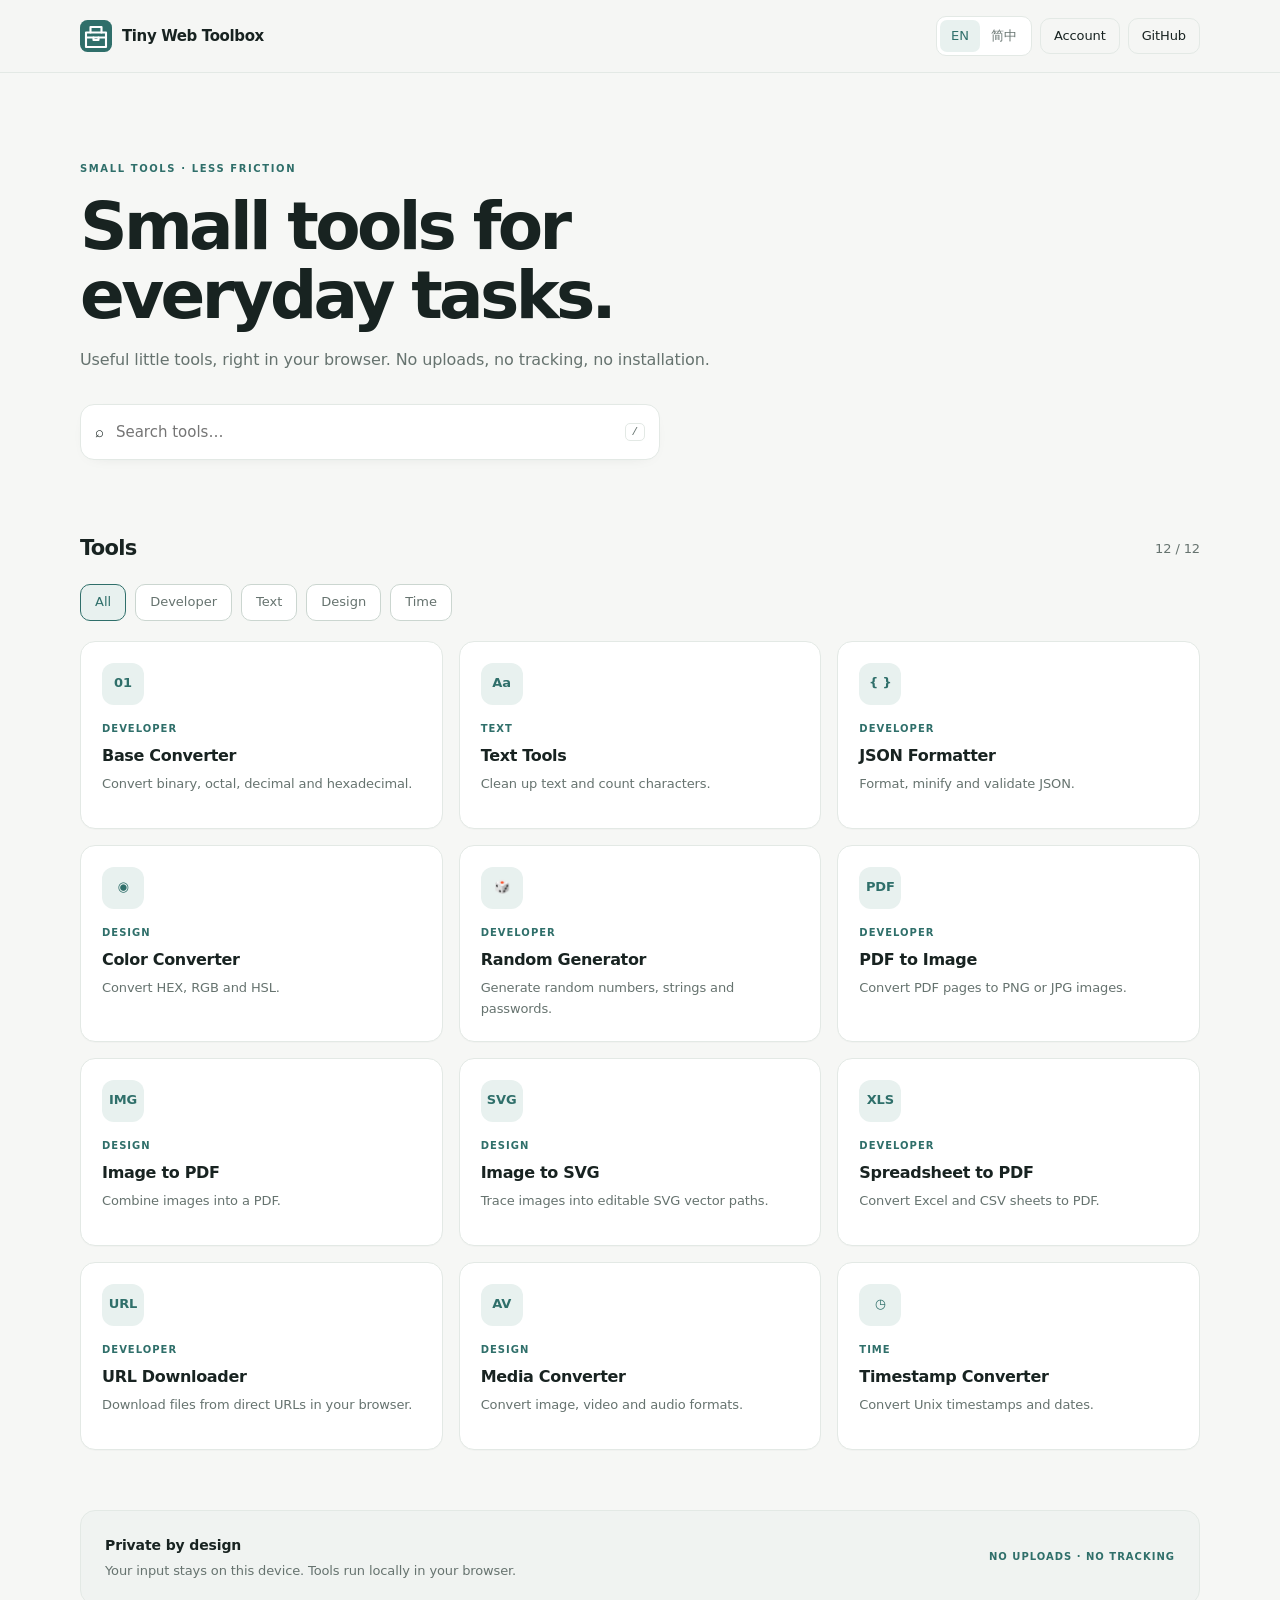
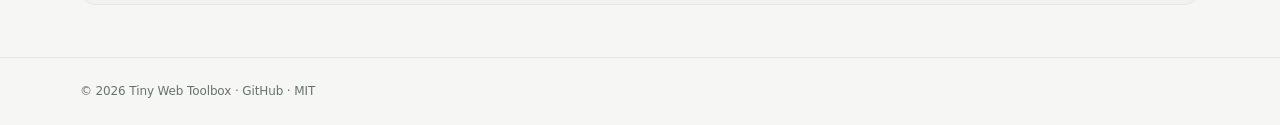
<file: index.html>
<!doctype html><html lang="en"><head><meta charset="utf-8"><meta name="viewport" content="width=device-width,initial-scale=1"><meta name="color-scheme" content="light dark"><title>Tiny Web Toolbox | Free Online Tools for Developers</title><link rel="icon" href="assets/logo.svg"><link rel="stylesheet" href="style.css?v=20261111-1"><script defer src="script.js?v=20261111-7"></script><meta name="description" content="Free browser-based tools: base converter, text tools, JSON formatter, color converter and timestamp converter. Private, fast and free."><link rel="canonical" href="https://stone2013.github.io/tiny-web-toolbox/"><meta property="og:type" content="website"><meta property="og:title" content="Tiny Web Toolbox | Free Online Tools for Developers"><meta property="og:description" content="Free browser-based tools: base converter, text tools, JSON formatter, color converter and timestamp converter. Private, fast and free."><meta property="og:url" content="https://stone2013.github.io/tiny-web-toolbox/"><meta name="twitter:card" content="summary"><script type="application/ld+json">
{"@context":"https://schema.org","@type":"WebSite","name":"Tiny Web Toolbox","url":"https://stone2013.github.io/tiny-web-toolbox/","description":"Free privacy-friendly online tools for developers and everyday tasks, including JSON formatting, text processing, color conversion, base conversion and Unix timestamp conversion.","inLanguage":["en","zh-CN"],"publisher":{"@type":"Person","name":"stone2013"}}
</script></head><body><header class="header"><div class="wrap header-inner"><a class="brand" href="index.html"><img src="assets/logo.svg" alt="">Tiny Web Toolbox</a><div class="actions"><div class="lang"><button type="button" data-lang="en" aria-pressed="true">EN</button><button type="button" data-lang="zh-CN" aria-pressed="false">简中</button></div><a class="gh" href="account.html" data-key="account">Account</a><a class="gh" href="https://github.com/stone2013/tiny-web-toolbox" target="_blank" rel="noopener">GitHub</a></div></div></header><main class="wrap"><section class="hero"><div class="eyebrow" data-key="eyebrow">SMALL TOOLS · LESS FRICTION</div><h1 data-key="hero">Small tools for everyday tasks.</h1><p data-key="sub">Useful little tools, right in your browser. No uploads, no tracking, no installation.</p><label class="search"><span>⌕</span><input id="search" type="search" data-placeholder="search" placeholder="Search tools…"><kbd>/</kbd></label></section><section class="section hidden" id="recent-section"><div class="section-head"><h2 data-key="recent">Recently used</h2><button type="button" class="clear" id="recent-clear" data-key="clear">Clear</button></div><div class="recent" id="recent-list"></div></section><section class="section"><div class="section-head"><h2 data-key="tools">Tools</h2><span class="muted" id="count">5 / 5</span></div><div class="chips"><button class="chip" data-cat-filter="all" aria-pressed="true" data-key="all">All</button><button class="chip" data-cat-filter="developer" aria-pressed="false" data-key="developer">Developer</button><button class="chip" data-cat-filter="text" aria-pressed="false" data-key="text">Text</button><button class="chip" data-cat-filter="design" aria-pressed="false" data-key="design">Design</button><button class="chip" data-cat-filter="time" aria-pressed="false" data-key="time">Time</button></div><div class="grid"><a class="card" data-id="base" data-cat="developer" data-search="base converter binary octal decimal hexadecimal 进制 二进制 十六进制" href="tools/base-converter.html"><span class="ico">01</span><span class="tag" data-key="developer">DEVELOPER</span><h3 data-key="base">Base Converter</h3><p data-key="basedesc">Convert binary, octal, decimal and hexadecimal.</p></a><a class="card" data-id="text" data-cat="text" data-search="text 文本" href="tools/text-tools.html"><span class="ico">Aa</span><span class="tag" data-key="text">TEXT</span><h3 data-key="textname">Text Tools</h3><p data-key="textdesc">Clean up text and count characters.</p></a><a class="card" data-id="json" data-cat="developer" data-search="json formatter 格式化" href="tools/json-formatter.html"><span class="ico">{ }</span><span class="tag" data-key="developer">DEVELOPER</span><h3 data-key="json">JSON Formatter</h3><p data-key="jsondesc">Format, minify and validate JSON.</p></a><a class="card" data-id="color" data-cat="design" data-search="color hex rgb hsl 颜色" href="tools/color-converter.html"><span class="ico">◉</span><span class="tag" data-key="design">DESIGN</span><h3 data-key="color">Color Converter</h3><p data-key="colordesc">Convert HEX, RGB and HSL.</p></a><a class="card" data-id="random" data-cat="developer" data-search="random generator number string password 随机 数字 字符串 密码" href="tools/random-generator.html"><span class="ico">🎲</span><span class="tag" data-key="developer">DEVELOPER</span><h3 data-key="random">Random Generator</h3><p data-key="randomdesc">Generate random numbers, strings and passwords.</p></a><a class="card" data-id="pdf" data-cat="developer" data-search="pdf to image convert png jpg 图片 转换" href="tools/pdf-to-image.html"><span class="ico">PDF</span><span class="tag" data-key="developer">DEVELOPER</span><h3 data-key="pdf">PDF to Image</h3><p data-key="pdfdesc">Convert PDF pages to PNG or JPG images.</p></a><a class="card" data-id="image-pdf" data-cat="design" data-search="image to pdf jpg png webp 图片 转 PDF" href="tools/image-to-pdf.html"><span class="ico">IMG</span><span class="tag" data-key="design">DESIGN</span><h3 data-key="imagepdf">Image to PDF</h3><p data-key="imagepdfdesc">Combine images into a PDF.</p></a><a class="card" data-id="image-svg" data-cat="design" data-search="image to svg vectorize vector tracing png jpg webp 图片 矢量化 SVG" href="tools/image-to-svg.html"><span class="ico">SVG</span><span class="tag" data-key="design">DESIGN</span><h3 data-key="imagesvg">Image to SVG</h3><p data-key="imagesvgdesc">Trace images into editable SVG vector paths.</p></a><a class="card" data-id="sheet-pdf" data-cat="developer" data-search="spreadsheet excel xlsx xls csv table to pdf 电子表格 转 PDF" href="tools/spreadsheet-to-pdf.html"><span class="ico">XLS</span><span class="tag" data-key="developer">DEVELOPER</span><h3 data-key="sheetpdf">Spreadsheet to PDF</h3><p data-key="sheetpdfdesc">Convert Excel and CSV sheets to PDF.</p></a><a class="card" data-id="url-download" data-cat="developer" data-search="url downloader video mp4 direct link download 下载 URL 视频 直链" href="tools/url-downloader.html"><span class="ico">URL</span><span class="tag" data-key="developer">DEVELOPER</span><h3 data-key="urldownload">URL Downloader</h3><p data-key="urldownloaddesc">Download files from direct URLs in your browser.</p></a><a class="card" data-id="media-converter" data-cat="design" data-search="media converter image video audio format mp4 mp3 wav png jpg webp 格式转换 图片 视频 音频" href="tools/media-converter.html"><span class="ico">AV</span><span class="tag" data-key="design">DESIGN</span><h3 data-key="mediaconverter">Media Converter</h3><p data-key="mediaconverterdesc">Convert image, video and audio formats.</p></a><a class="card" data-id="timestamp" data-cat="time" data-search="timestamp unix 时间戳" href="tools/timestamp-converter.html"><span class="ico">◷</span><span class="tag" data-key="time">TIME</span><h3 data-key="timestamp">Timestamp Converter</h3><p data-key="timestampdesc">Convert Unix timestamps and dates.</p></a></div><p id="empty" class="muted hidden" data-key="empty">No matching tools.</p></section><section class="privacy"><div><strong data-key="privacy">Private by design</strong><p data-key="privacysub">Your input stays on this device. Tools run locally in your browser.</p></div><span class="tag" data-key="privacytag">NO UPLOADS · NO TRACKING</span></section></main><footer class="footer"><div class="wrap">© <span id="year"></span> Tiny Web Toolbox · <a href="https://github.com/stone2013/tiny-web-toolbox">GitHub</a> · MIT</div></footer></body></html>
</file>
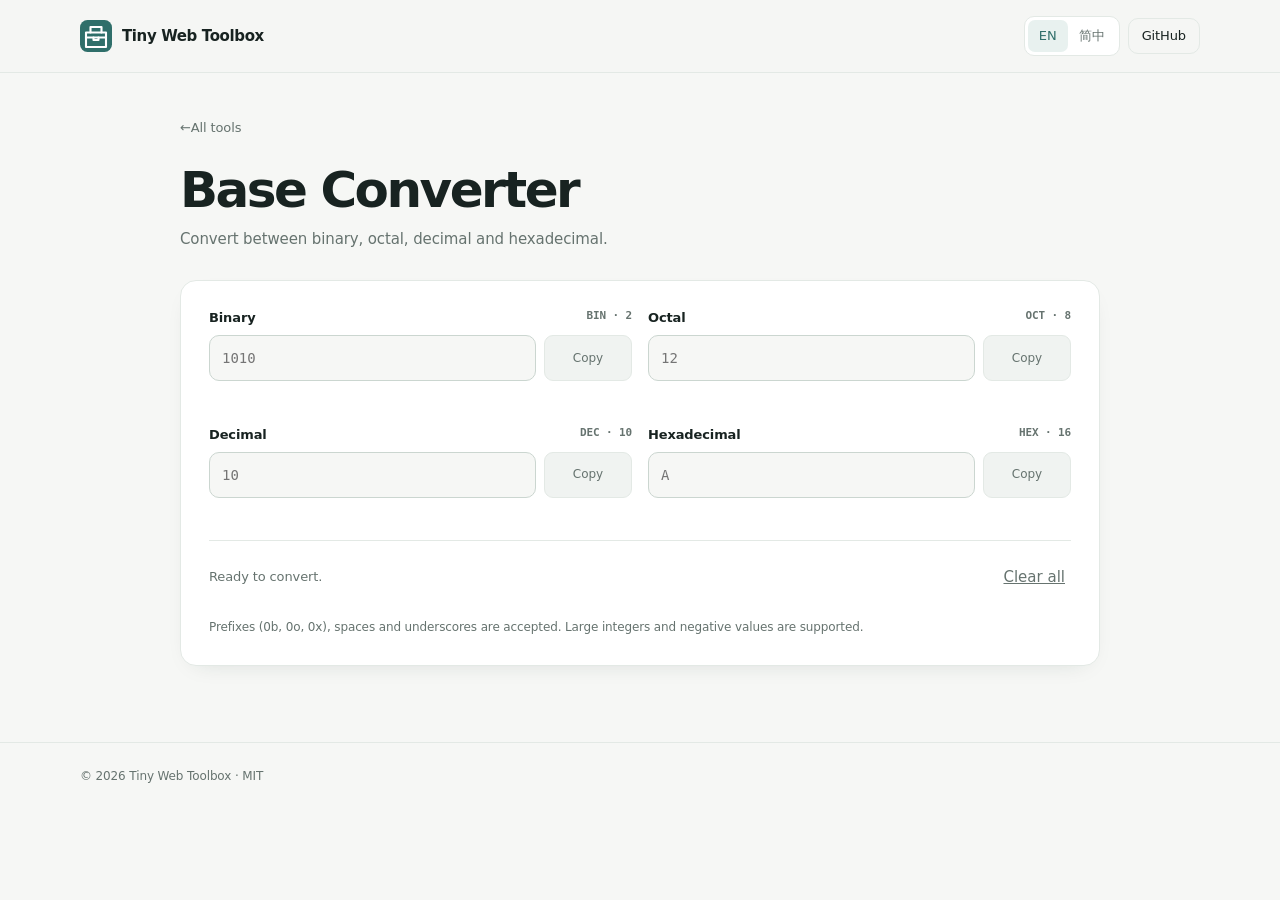
<file: tools/base-converter.html>
<!doctype html><html lang="en"><head><meta charset="utf-8"><meta name="viewport" content="width=device-width,initial-scale=1"><meta name="color-scheme" content="light dark"><title>Base Converter | Binary, Octal, Decimal & Hex</title><link rel="icon" href="../assets/logo.svg"><link rel="stylesheet" href="../style.css?v=20261111-1"><script defer src="base-converter.js?v=20261109-2"></script><meta name="description" content="Convert binary, octal, decimal and hexadecimal online. Supports large integers and negative numbers. Free and private."><link rel="canonical" href="https://stone2013.github.io/tiny-web-toolbox/tools/base-converter.html"><meta property="og:type" content="website"><meta property="og:title" content="Base Converter | Binary, Octal, Decimal & Hex"><meta property="og:description" content="Convert binary, octal, decimal and hexadecimal online. Supports large integers and negative numbers. Free and private."><meta property="og:url" content="https://stone2013.github.io/tiny-web-toolbox/tools/base-converter.html"><meta name="twitter:card" content="summary"></head><body><header class="header"><div class="wrap header-inner"><a class="brand" href="../index.html"><img src="../assets/logo.svg" alt="">Tiny Web Toolbox</a><div class="actions"><div class="lang"><button type="button" data-lang="en" aria-pressed="true">EN</button><button type="button" data-lang="zh-CN" aria-pressed="false">简中</button></div><a class="gh" href="https://github.com/stone2013/tiny-web-toolbox">GitHub</a></div></div></header><main class="wrap tool-main"><a class="back" href="../index.html">← <span data-en="All tools" data-zh="全部工具">All tools</span></a><h1 data-en="Base Converter" data-zh="进制转换器">Base Converter</h1><p class="tool-desc" data-en="Convert between binary, octal, decimal and hexadecimal." data-zh="在二进制、八进制、十进制和十六进制之间转换。">Convert between binary, octal, decimal and hexadecimal.</p><section class="panel"><div class="base-grid"><div class="field"><label for="bin"><span data-en="Binary" data-zh="二进制">Binary</span><small>BIN · 2</small></label><div class="control"><input id="bin" autocomplete="off" spellcheck="false" placeholder="1010" aria-describedby="bin-error"><button class="copy" data-copy="bin" data-en="Copy" data-zh="复制">Copy</button></div><p class="error" id="bin-error" aria-live="polite"></p></div><div class="field"><label for="oct"><span data-en="Octal" data-zh="八进制">Octal</span><small>OCT · 8</small></label><div class="control"><input id="oct" autocomplete="off" spellcheck="false" placeholder="12" aria-describedby="oct-error"><button class="copy" data-copy="oct" data-en="Copy" data-zh="复制">Copy</button></div><p class="error" id="oct-error" aria-live="polite"></p></div><div class="field"><label for="dec"><span data-en="Decimal" data-zh="十进制">Decimal</span><small>DEC · 10</small></label><div class="control"><input id="dec" inputmode="numeric" autocomplete="off" spellcheck="false" placeholder="10" aria-describedby="dec-error"><button class="copy" data-copy="dec" data-en="Copy" data-zh="复制">Copy</button></div><p class="error" id="dec-error" aria-live="polite"></p></div><div class="field"><label for="hex"><span data-en="Hexadecimal" data-zh="十六进制">Hexadecimal</span><small>HEX · 16</small></label><div class="control"><input id="hex" autocomplete="off" spellcheck="false" placeholder="A" aria-describedby="hex-error"><button class="copy" data-copy="hex" data-en="Copy" data-zh="复制">Copy</button></div><p class="error" id="hex-error" aria-live="polite"></p></div></div><div class="statusbar"><p class="status" id="status" role="status" aria-live="polite">Ready to convert.</p><button class="clear" id="clear" data-en="Clear all" data-zh="清空全部">Clear all</button></div><p class="hint" data-en="Prefixes (0b, 0o, 0x), spaces and underscores are accepted. Large integers and negative values are supported." data-zh="支持 0b、0o、0x 前缀，会忽略空格和下划线，并支持超大整数及负数。">Prefixes (0b, 0o, 0x), spaces and underscores are accepted. Large integers and negative values are supported.</p></section></main><footer class="footer"><div class="wrap">© <span class="year"></span> Tiny Web Toolbox · MIT</div></footer></body></html>
</file>
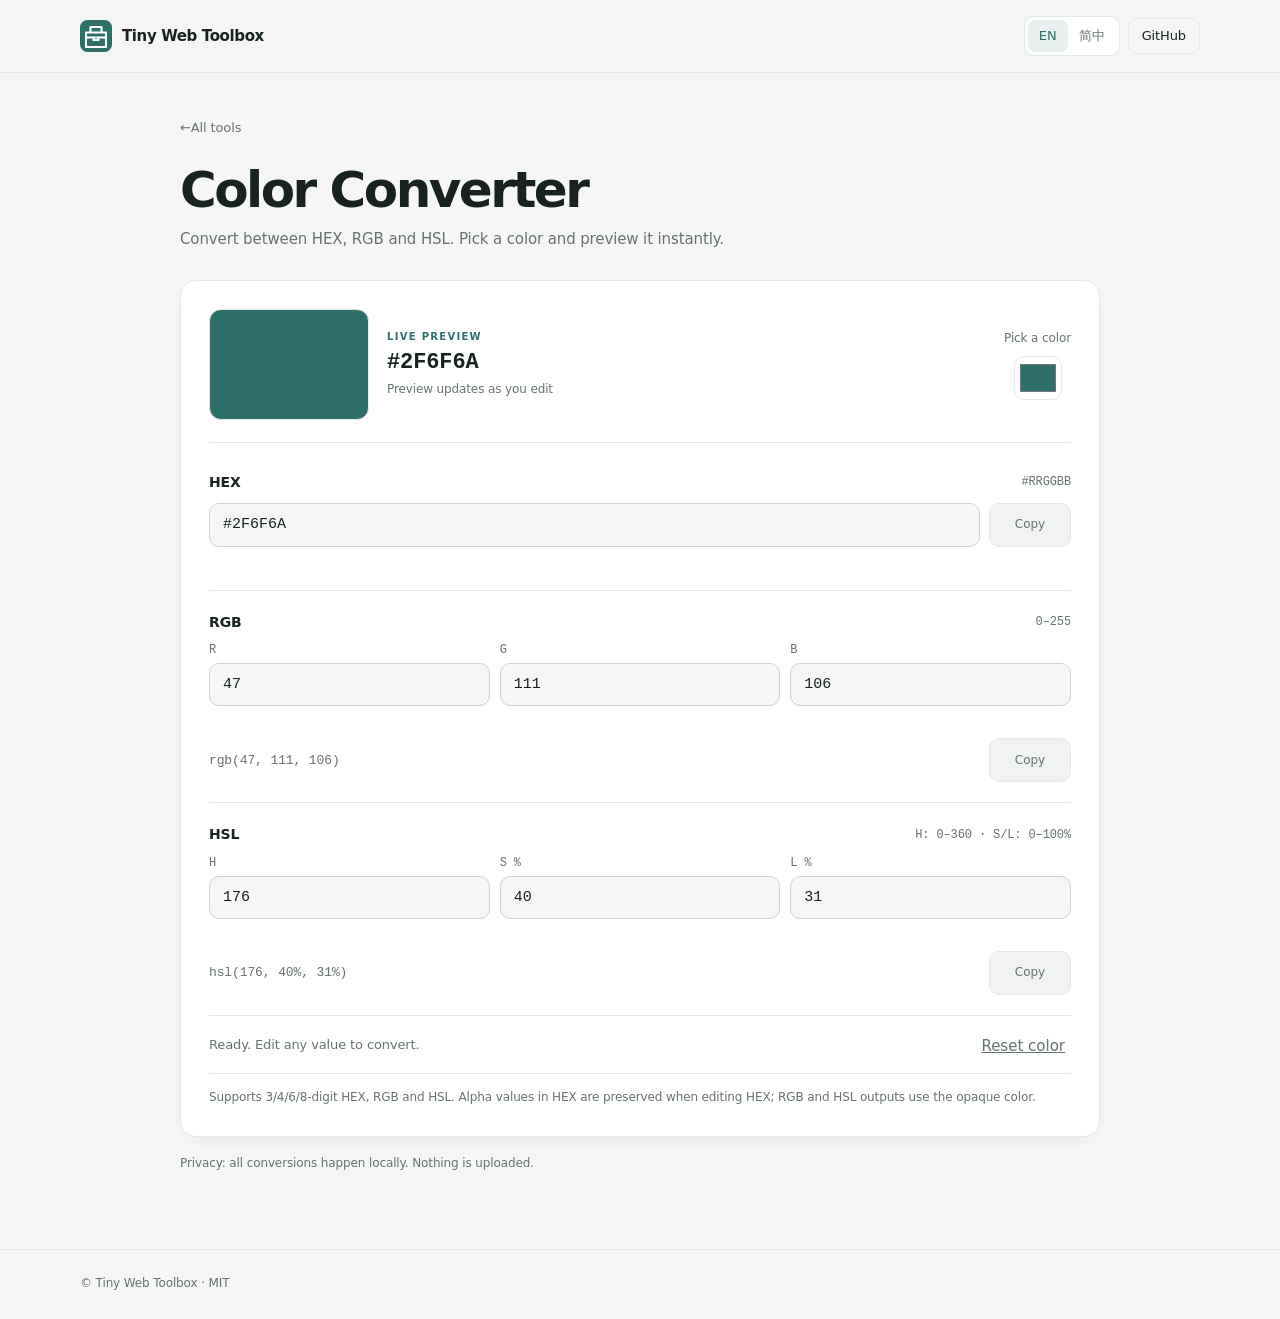
<file: tools/color-converter.html>
<!doctype html>
<html lang="en">
<head>
<meta charset="utf-8"><meta name="viewport" content="width=device-width,initial-scale=1"><meta name="color-scheme" content="light dark">

<title>Color Converter | HEX, RGB & HSL Online</title><link rel="icon" href="../assets/logo.svg"><link rel="stylesheet" href="../style.css?v=20261111-1">
<script defer src="color-converter.js?v=20261109-3"></script>
<meta name="description" content="Convert colors between HEX, RGB and HSL. Preview colors live and use a built-in color picker. Free online tool."><link rel="canonical" href="https://stone2013.github.io/tiny-web-toolbox/tools/color-converter.html"><meta property="og:type" content="website"><meta property="og:title" content="Color Converter | HEX, RGB & HSL Online"><meta property="og:description" content="Convert colors between HEX, RGB and HSL. Preview colors live and use a built-in color picker. Free online tool."><meta property="og:url" content="https://stone2013.github.io/tiny-web-toolbox/tools/color-converter.html"><meta name="twitter:card" content="summary"></head>
<body>
<header class="header"><div class="wrap header-inner"><a class="brand" href="../index.html"><img src="../assets/logo.svg" alt="">Tiny Web Toolbox</a><div class="actions"><div class="lang"><button type="button" data-lang="en" aria-pressed="true">EN</button><button type="button" data-lang="zh-CN" aria-pressed="false">简中</button></div><a class="gh" href="https://github.com/stone2013/tiny-web-toolbox">GitHub</a></div></div></header>
<main class="wrap tool-main">
<a class="back" href="../index.html">← <span data-en="All tools" data-zh="全部工具">All tools</span></a>
<h1 data-en="Color Converter" data-zh="颜色转换器">Color Converter</h1>
<p class="tool-desc" data-en="Convert between HEX, RGB and HSL. Pick a color and preview it instantly." data-zh="在 HEX、RGB 和 HSL 之间转换颜色，支持取色和实时预览。">Convert between HEX, RGB and HSL. Pick a color and preview it instantly.</p>
<section class="panel color-panel">
<div class="color-preview-wrap"><div class="color-preview" id="color-preview" aria-label="Color preview"></div><div class="color-preview-meta"><span class="color-kicker" data-en="LIVE PREVIEW" data-zh="实时预览">LIVE PREVIEW</span><strong id="preview-hex">#2F6F6A</strong><span id="hex-output" class="sr-only">#2F6F6A</span><span class="color-muted" data-en="Preview updates as you edit" data-zh="编辑时实时更新预览">Preview updates as you edit</span></div><label class="picker-label" for="native-picker"><span data-en="Pick a color" data-zh="选择颜色">Pick a color</span><input type="color" id="native-picker" value="#2f6f6a" aria-label="Choose color"></label></div>
<div class="color-field">
<div class="color-field-head"><label for="hex-input" data-en="HEX" data-zh="十六进制 HEX">HEX</label><span>#RRGGBB</span></div>
<div class="color-input-row"><input class="color-input" id="hex-input" value="#2F6F6A" autocomplete="off" spellcheck="false" aria-describedby="hex-error"><button class="copy color-copy" data-copy="hex-output" data-en="Copy" data-zh="复制">Copy</button></div><p class="color-error" id="hex-error" aria-live="polite"></p>
</div>
<div class="color-field">
<div class="color-field-head"><label data-en="RGB" data-zh="RGB">RGB</label><span>0–255</span></div>
<div class="color-triplet"><label><span>R</span><input class="color-input component-input" id="rgb-r" inputmode="numeric" value="47" aria-label="Red"></label><label><span>G</span><input class="color-input component-input" id="rgb-g" inputmode="numeric" value="111" aria-label="Green"></label><label><span>B</span><input class="color-input component-input" id="rgb-b" inputmode="numeric" value="106" aria-label="Blue"></label></div>
<p class="color-error" id="rgb-error" aria-live="polite"></p><div class="color-copy-line"><code id="rgb-output">rgb(47, 111, 106)</code><button class="copy color-copy" data-copy="rgb-output" data-en="Copy" data-zh="复制">Copy</button></div>
</div>
<div class="color-field">
<div class="color-field-head"><label data-en="HSL" data-zh="HSL">HSL</label><span>H: 0–360 · S/L: 0–100%</span></div>
<div class="color-triplet"><label><span>H</span><input class="color-input component-input" id="hsl-h" inputmode="decimal" value="176" aria-label="Hue"></label><label><span>S %</span><input class="color-input component-input" id="hsl-s" inputmode="decimal" value="40" aria-label="Saturation"></label><label><span>L %</span><input class="color-input component-input" id="hsl-l" inputmode="decimal" value="31" aria-label="Lightness"></label></div>
<p class="color-error" id="hsl-error" aria-live="polite"></p><div class="color-copy-line"><code id="hsl-output">hsl(176, 40%, 31%)</code><button class="copy color-copy" data-copy="hsl-output" data-en="Copy" data-zh="复制">Copy</button></div>
</div>
<div class="color-bottom"><p class="color-status" id="color-status" role="status" aria-live="polite" data-en="Ready. Edit any value to convert." data-zh="准备就绪。编辑任意数值即可转换。">Ready. Edit any value to convert.</p><button class="clear" id="color-reset" data-en="Reset color" data-zh="恢复默认颜色">Reset color</button></div>
<p class="color-note" data-en="Supports 3/4/6/8-digit HEX, RGB and HSL. Alpha values in HEX are preserved when editing HEX; RGB and HSL outputs use the opaque color." data-zh="支持 3/4/6/8 位 HEX、RGB 和 HSL。编辑 HEX 时保留透明度；RGB 和 HSL 输出使用不透明颜色。">Supports 3/4/6/8-digit HEX, RGB and HSL. Alpha values in HEX are preserved when editing HEX; RGB and HSL outputs use the opaque color.</p>
</section>
<p class="hint" data-en="Privacy: all conversions happen locally. Nothing is uploaded." data-zh="隐私说明：所有转换均在本地完成，不会上传任何内容。">Privacy: all conversions happen locally. Nothing is uploaded.</p>
</main>
<footer class="footer"><div class="wrap">© <span class="year"></span> Tiny Web Toolbox · MIT</div></footer>
</body></html>
</file>
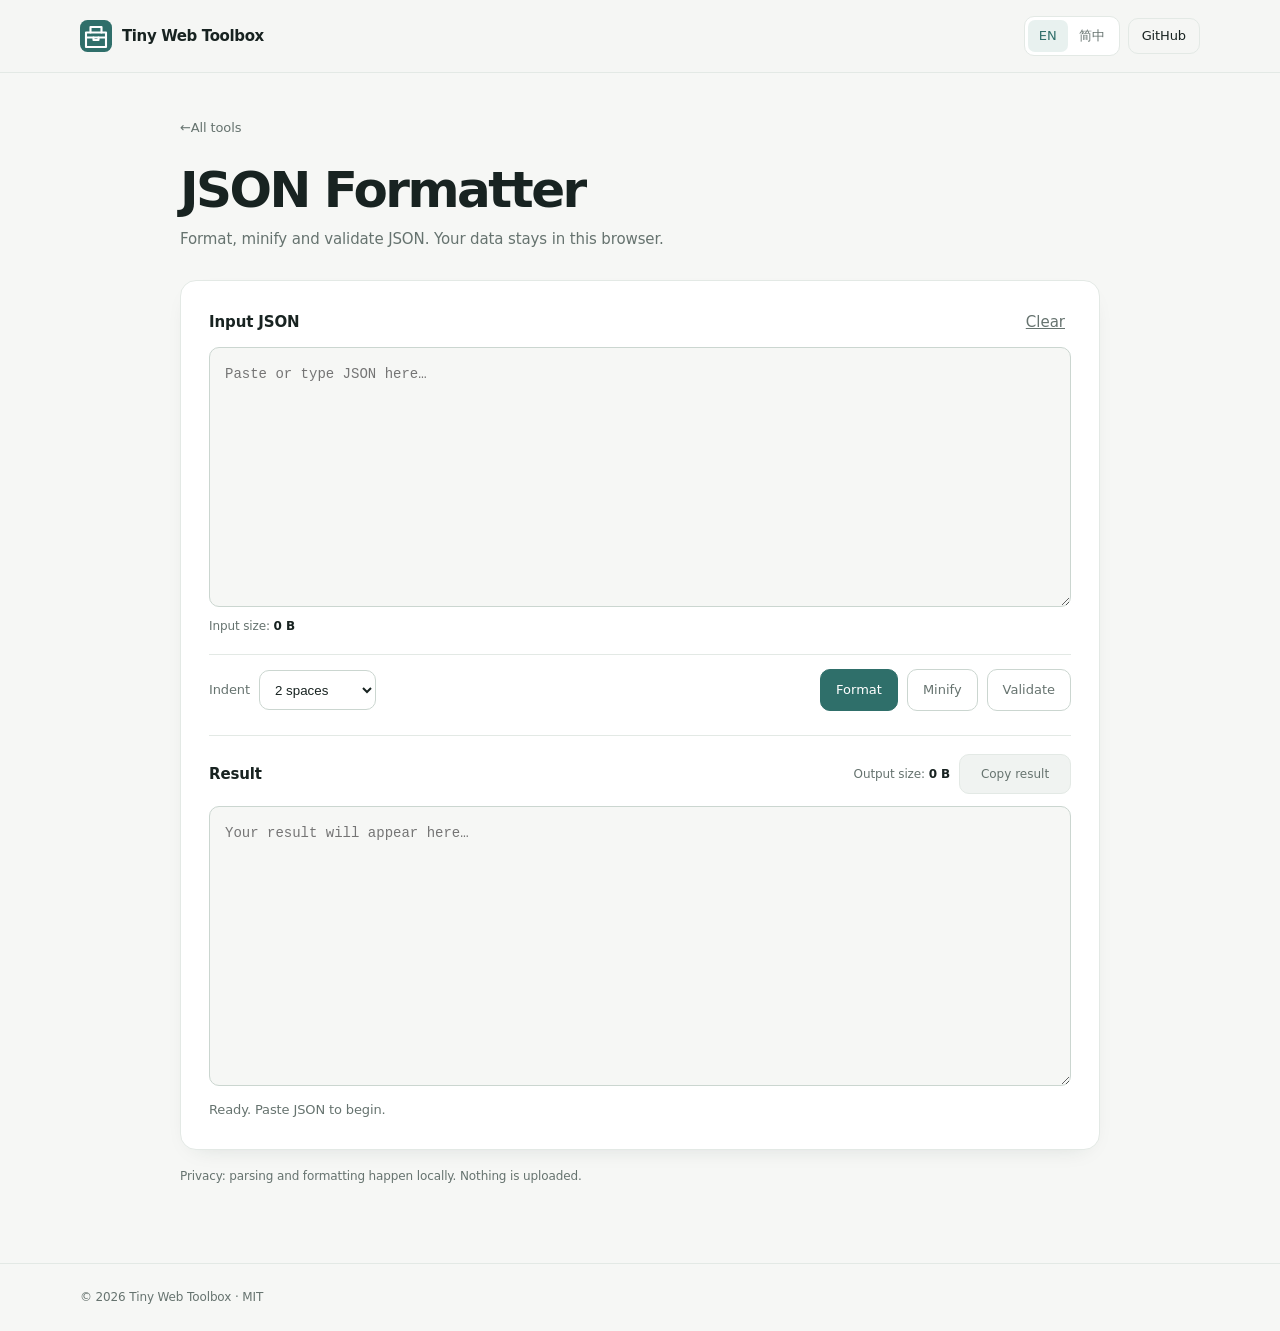
<file: tools/json-formatter.html>
<!doctype html>
<html lang="en"><head><meta charset="utf-8"><meta name="viewport" content="width=device-width,initial-scale=1"><meta name="color-scheme" content="light dark"><title>JSON Formatter & Validator | Format and Minify JSON</title><link rel="icon" href="../assets/logo.svg"><link rel="stylesheet" href="../style.css?v=20261111-1"><script defer src="json-formatter.js?v=20261109-3"></script><meta name="description" content="Format, minify and validate JSON online. Get readable indentation and syntax error locations. Free, private, browser-based."><link rel="canonical" href="https://stone2013.github.io/tiny-web-toolbox/tools/json-formatter.html"><meta property="og:type" content="website"><meta property="og:title" content="JSON Formatter & Validator | Format and Minify JSON"><meta property="og:description" content="Format, minify and validate JSON online. Get readable indentation and syntax error locations. Free, private, browser-based."><meta property="og:url" content="https://stone2013.github.io/tiny-web-toolbox/tools/json-formatter.html"><meta name="twitter:card" content="summary"></head>
<body><header class="header"><div class="wrap header-inner"><a class="brand" href="../index.html"><img src="../assets/logo.svg" alt="">Tiny Web Toolbox</a><div class="actions"><div class="lang"><button type="button" data-lang="en" aria-pressed="true">EN</button><button type="button" data-lang="zh-CN" aria-pressed="false">简中</button></div><a class="gh" href="https://github.com/stone2013/tiny-web-toolbox">GitHub</a></div></div></header>
<main class="wrap tool-main"><a class="back" href="../index.html">← <span data-en="All tools" data-zh="全部工具">All tools</span></a><h1 data-en="JSON Formatter" data-zh="JSON 格式化工具">JSON Formatter</h1><p class="tool-desc" data-en="Format, minify and validate JSON. Your data stays in this browser." data-zh="格式化、压缩并校验 JSON。数据只在当前浏览器中处理。">Format, minify and validate JSON. Your data stays in this browser.</p>
<section class="panel json-panel"><div class="json-toolbar"><strong data-en="Input JSON" data-zh="输入 JSON">Input JSON</strong><button class="clear" id="clear" data-en="Clear" data-zh="清空">Clear</button></div>
<label class="sr-only" for="json-input" data-en="JSON input" data-zh="JSON 输入">JSON input</label><textarea id="json-input" class="json-area" spellcheck="false" autocapitalize="off" autocomplete="off" placeholder='Paste or type JSON here…' data-en-placeholder='Paste or type JSON here…' data-zh-placeholder='在此粘贴或输入 JSON…'></textarea>
<div class="json-meta"><span><span data-en="Input size" data-zh="输入大小">Input size</span>: <b id="input-size">0 B</b></span><span id="error" class="json-error" role="alert" aria-live="polite"></span></div>
<div class="json-controls"><label class="indent-label"><span data-en="Indent" data-zh="缩进">Indent</span><select id="indent"><option value="2" data-en="2 spaces" data-zh="2 个空格">2 spaces</option><option value="4" data-en="4 spaces" data-zh="4 个空格">4 spaces</option><option value="tab" data-en="Tab" data-zh="制表符">Tab</option></select></label><div class="json-actions"><button class="chip action primary" id="format" data-en="Format" data-zh="格式化">Format</button><button class="chip action" id="minify" data-en="Minify" data-zh="压缩">Minify</button><button class="chip action" id="validate" data-en="Validate" data-zh="校验">Validate</button></div></div>
<div class="json-toolbar output-toolbar"><strong data-en="Result" data-zh="处理结果">Result</strong><div class="json-result-actions"><span><span data-en="Output size" data-zh="输出大小">Output size</span>: <b id="output-size">0 B</b></span><button class="copy" id="copy" data-en="Copy result" data-zh="复制结果">Copy result</button></div></div>
<label class="sr-only" for="json-output" data-en="Formatted JSON result" data-zh="格式化后的 JSON 结果">Formatted JSON result</label><textarea id="json-output" class="json-area json-output" spellcheck="false" readonly placeholder="Your result will appear here…" data-en-placeholder="Your result will appear here…" data-zh-placeholder="处理结果将显示在这里…"></textarea><p class="status" id="status" role="status" aria-live="polite" data-en="Ready. Paste JSON to begin." data-zh="准备就绪，请粘贴 JSON。">Ready. Paste JSON to begin.</p></section><p class="hint" data-en="Privacy: parsing and formatting happen locally. Nothing is uploaded." data-zh="隐私说明：解析和格式化均在本地完成，不会上传任何内容。">Privacy: parsing and formatting happen locally. Nothing is uploaded.</p></main>
<footer class="footer"><div class="wrap">© <span class="year"></span> Tiny Web Toolbox · MIT</div></footer></body></html>
</file>
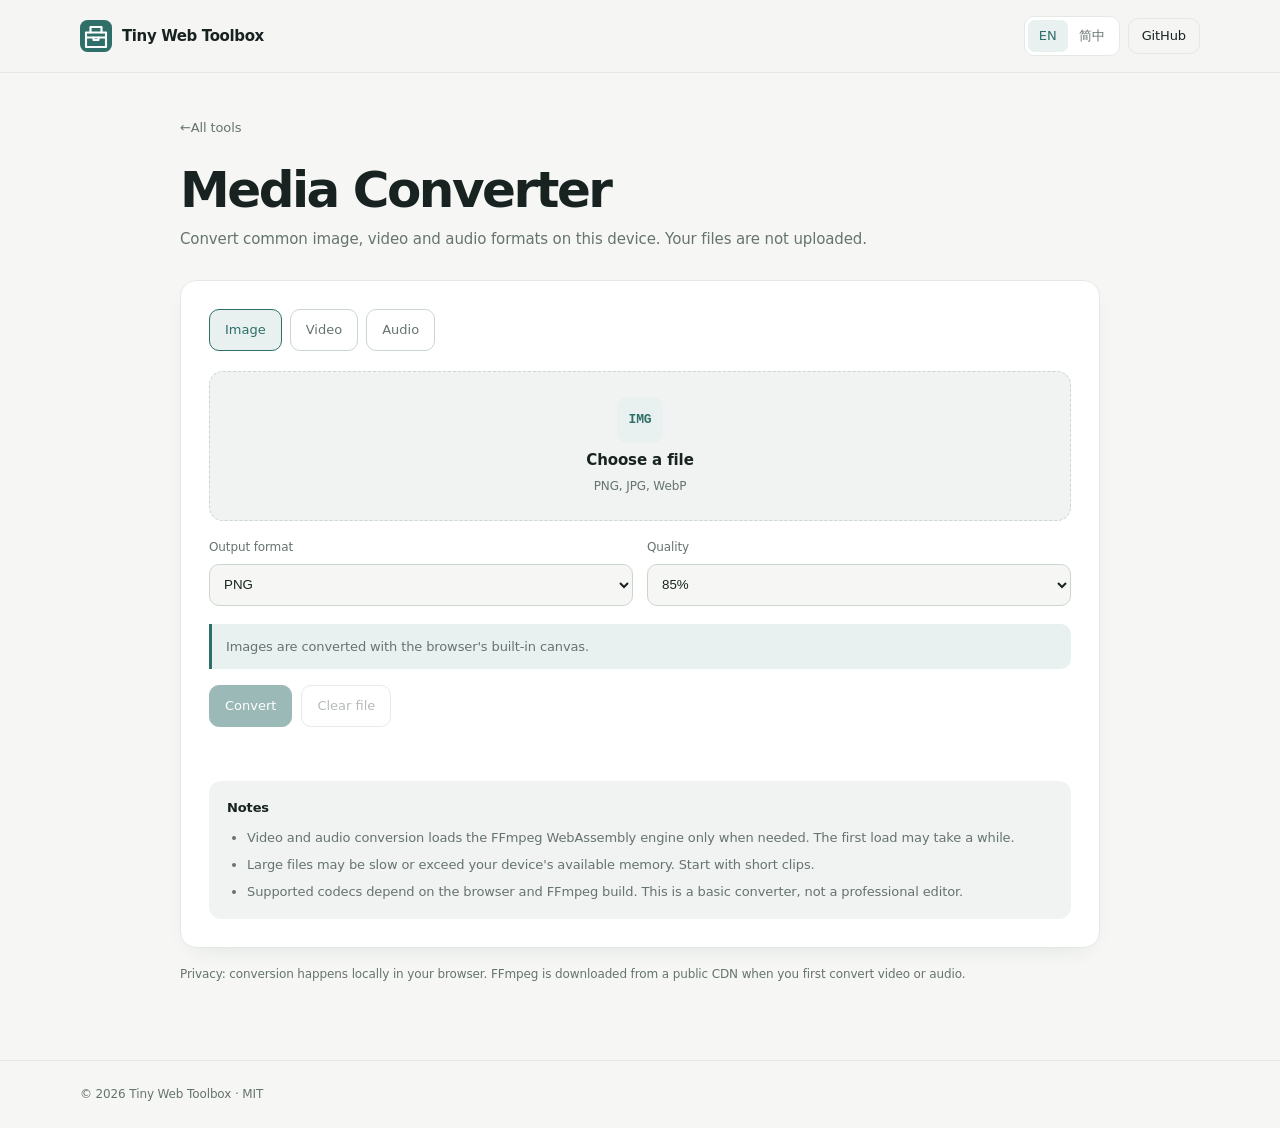
<file: tools/media-converter.html>
<!doctype html>
<html lang="en"><head><meta charset="utf-8"><meta name="viewport" content="width=device-width,initial-scale=1"><meta name="color-scheme" content="light dark">
<title>Media Converter | Tiny Web Toolbox</title><link rel="icon" href="../assets/logo.svg"><link rel="stylesheet" href="../style.css?v=20261111-3"><script defer src="media-converter.js?v=20261111-1"></script>
<meta name="description" content="Convert common image, video and audio formats locally in your browser."><link rel="canonical" href="https://stone2013.github.io/tiny-web-toolbox/tools/media-converter.html"></head>
<body><header class="header"><div class="wrap header-inner"><a class="brand" href="../index.html"><img src="../assets/logo.svg" alt="">Tiny Web Toolbox</a><div class="actions"><div class="lang"><button type="button" data-lang="en" aria-pressed="true">EN</button><button type="button" data-lang="zh-CN" aria-pressed="false">简中</button></div><a class="gh" href="https://github.com/stone2013/tiny-web-toolbox">GitHub</a></div></div></header>
<main class="wrap tool-main"><a class="back" href="../index.html">← <span data-en="All tools" data-zh="全部工具">All tools</span></a><h1 data-en="Media Converter" data-zh="媒体格式转换器">Media Converter</h1><p class="tool-desc" data-en="Convert common image, video and audio formats on this device. Your files are not uploaded." data-zh="在本设备上转换常见图片、视频和音频格式。文件不会上传。">Convert common image, video and audio formats on this device. Your files are not uploaded.</p>
<section class="panel media-panel">
<div class="media-tabs" role="group" aria-label="Media type"><button type="button" class="chip active" data-kind="image" aria-pressed="true" data-en="Image" data-zh="图片">Image</button><button type="button" class="chip" data-kind="video" aria-pressed="false" data-en="Video" data-zh="视频">Video</button><button type="button" class="chip" data-kind="audio" aria-pressed="false" data-en="Audio" data-zh="音频">Audio</button></div>
<label class="pdf-upload media-upload" for="media-file"><span class="pdf-upload-icon" id="media-icon">IMG</span><strong data-en="Choose a file" data-zh="选择文件">Choose a file</strong><span id="media-accept" data-en="PNG, JPG, WebP" data-zh="PNG、JPG、WebP">PNG, JPG, WebP</span><input id="media-file" type="file" accept="image/png,image/jpeg,image/webp"></label>
<div class="media-file-meta" id="media-file-meta" aria-live="polite"></div>
<div class="media-options"><label class="pdf-option"><span data-en="Output format" data-zh="输出格式">Output format</span><select id="media-format"><option value="png">PNG</option><option value="jpeg">JPG</option><option value="webp">WebP</option></select></label><label class="pdf-option" id="media-quality-wrap"><span data-en="Quality" data-zh="质量">Quality</span><select id="media-quality"><option value="0.7">70%</option><option value="0.85" selected>85%</option><option value="0.95">95%</option></select></label></div>
<div class="media-engine-note" id="media-engine-note" data-en="Images are converted with the browser's built-in canvas." data-zh="图片使用浏览器内置 Canvas 转换。">Images are converted with the browser's built-in canvas.</div>
<div class="media-actions"><button class="chip pdf-primary" id="media-convert" type="button" disabled data-en="Convert" data-zh="开始转换">Convert</button><button class="chip" id="media-clear" type="button" disabled data-en="Clear file" data-zh="清除文件">Clear file</button></div>
<div class="media-progress" id="media-progress" hidden><div class="url-progress-track"><span id="media-progress-bar"></span></div><p id="media-progress-text" aria-live="polite"></p></div>
<div class="media-result" id="media-result" hidden><div class="media-result-preview" id="media-preview"></div><div class="media-result-info" id="media-result-info"></div><button class="chip pdf-primary" id="media-download" type="button" data-en="Download converted file" data-zh="下载转换后的文件">Download converted file</button></div>
<p class="pdf-status" id="media-status" role="status" aria-live="polite"></p>
<div class="url-help"><strong data-en="Notes" data-zh="使用说明">Notes</strong><ul><li data-en="Video and audio conversion loads the FFmpeg WebAssembly engine only when needed. The first load may take a while." data-zh="视频和音频转换仅在需要时加载 FFmpeg WebAssembly 引擎，首次加载可能需要一些时间。">Video and audio conversion loads the FFmpeg WebAssembly engine only when needed. The first load may take a while.</li><li data-en="Large files may be slow or exceed your device's available memory. Start with short clips." data-zh="大文件可能转换较慢或超出设备可用内存，建议先用短片段测试。">Large files may be slow or exceed your device's available memory. Start with short clips.</li><li data-en="Supported codecs depend on the browser and FFmpeg build. This is a basic converter, not a professional editor." data-zh="支持的编码取决于浏览器和 FFmpeg 构建版本。本工具是基础转换器，不是专业剪辑软件。">Supported codecs depend on the browser and FFmpeg build. This is a basic converter, not a professional editor.</li></ul></div>
</section><p class="hint" data-en="Privacy: conversion happens locally in your browser. FFmpeg is downloaded from a public CDN when you first convert video or audio." data-zh="隐私说明：转换在浏览器本地完成。首次转换视频或音频时，会从公共 CDN 下载 FFmpeg 引擎。">Privacy: conversion happens locally in your browser.</p></main>
<footer class="footer"><div class="wrap">© <span class="year"></span> Tiny Web Toolbox · MIT</div></footer></body></html>
</file>
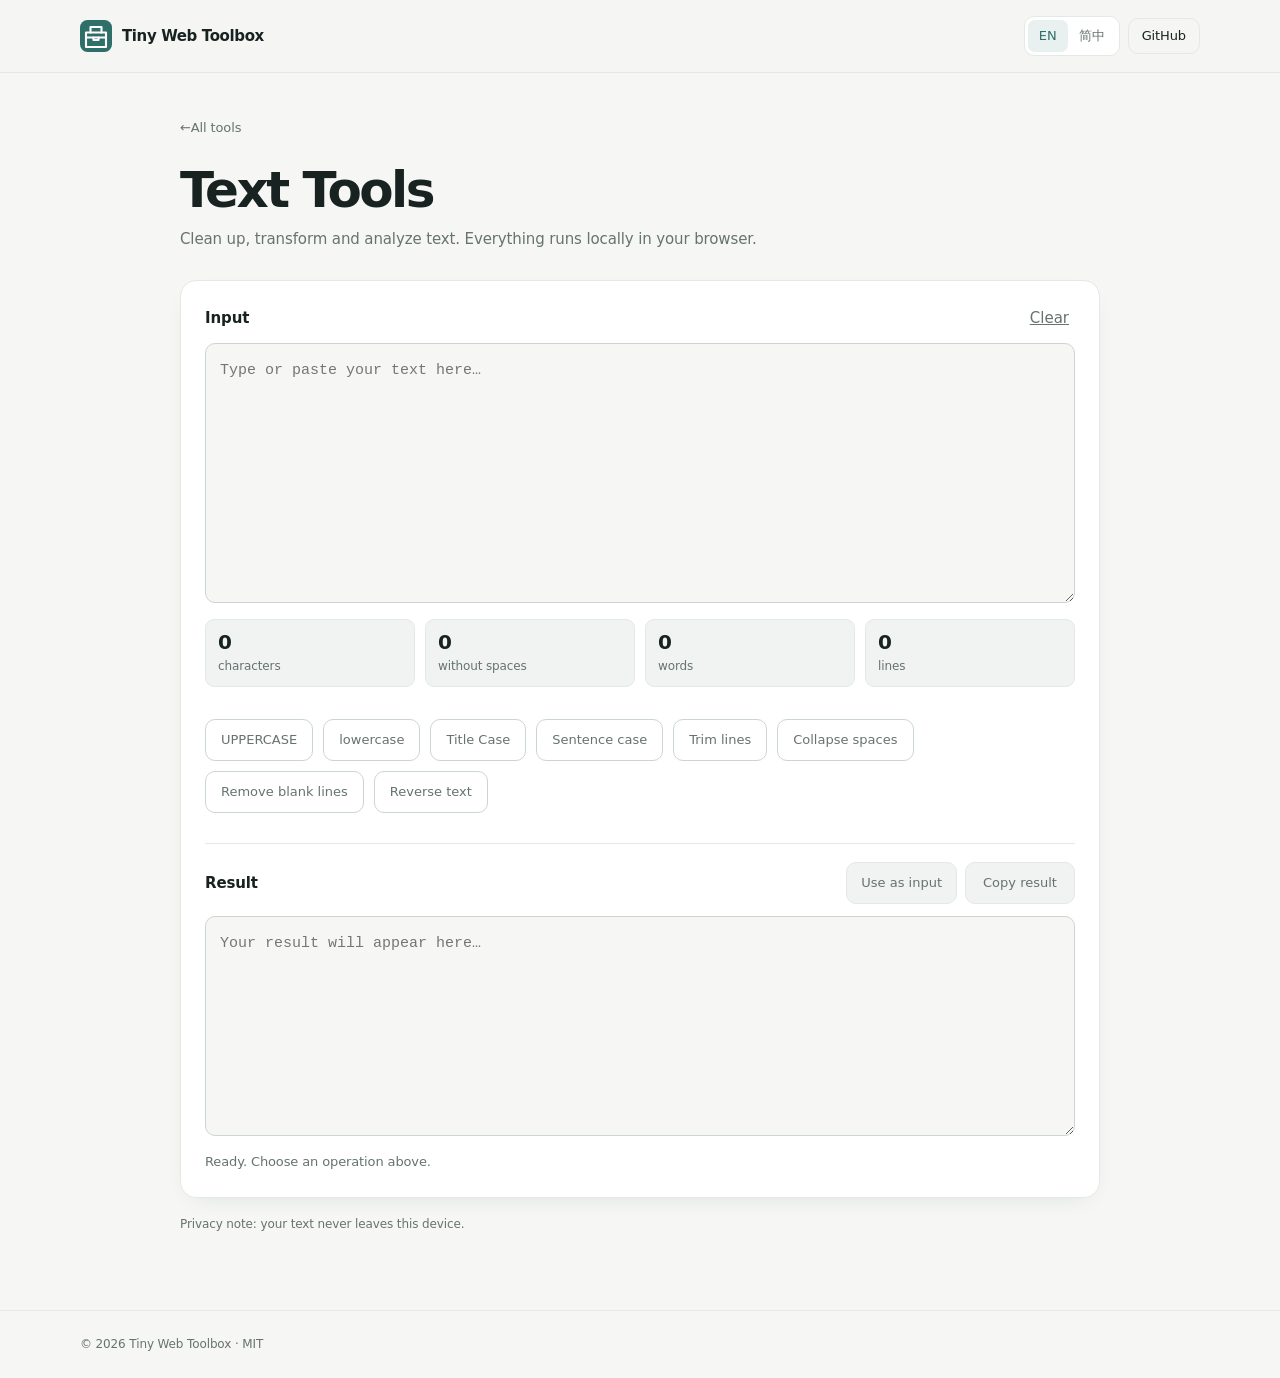
<file: tools/text-tools.html>
<!doctype html>
<html lang="en"><head><meta charset="utf-8"><meta name="viewport" content="width=device-width,initial-scale=1"><meta name="color-scheme" content="light dark"><title>Online Text Tools | Case Converter & Text Cleaner</title><link rel="icon" href="../assets/logo.svg"><link rel="stylesheet" href="../style.css?v=20261111-1"><script defer src="text-tools.js?v=20261109-2"></script><meta name="description" content="Free online text tools to change letter case, clean whitespace, trim lines, reverse text and count characters."><link rel="canonical" href="https://stone2013.github.io/tiny-web-toolbox/tools/text-tools.html"><meta property="og:type" content="website"><meta property="og:title" content="Online Text Tools | Case Converter & Text Cleaner"><meta property="og:description" content="Free online text tools to change letter case, clean whitespace, trim lines, reverse text and count characters."><meta property="og:url" content="https://stone2013.github.io/tiny-web-toolbox/tools/text-tools.html"><meta name="twitter:card" content="summary"></head><body><header class="header"><div class="wrap header-inner"><a class="brand" href="../index.html"><img src="../assets/logo.svg" alt="">Tiny Web Toolbox</a><div class="actions"><div class="lang"><button type="button" data-lang="en" aria-pressed="true">EN</button><button type="button" data-lang="zh-CN" aria-pressed="false">简中</button></div><a class="gh" href="https://github.com/stone2013/tiny-web-toolbox">GitHub</a></div></div></header><main class="wrap tool-main"><a class="back" href="../index.html">← <span data-en="All tools" data-zh="全部工具">All tools</span></a><h1 data-en="Text Tools" data-zh="文本工具">Text Tools</h1><p class="tool-desc" data-en="Clean up, transform and analyze text. Everything runs locally in your browser." data-zh="清理、转换和分析文本。所有处理均在浏览器本地完成。">Clean up, transform and analyze text. Everything runs locally in your browser.</p><section class="panel text-panel"><div class="text-toolbar"><strong data-en="Input" data-zh="输入文本">Input</strong><button class="clear" id="clear" data-en="Clear" data-zh="清空">Clear</button></div><label class="sr-only" for="text-input" data-en="Text input" data-zh="文本输入">Text input</label><textarea id="text-input" class="text-area" rows="9" placeholder="Type or paste your text here…" data-en-placeholder="Type or paste your text here…" data-zh-placeholder="输入或粘贴文本…"></textarea><div class="text-stats" aria-live="polite"><span><b id="chars">0</b> <span data-en="characters" data-zh="字符">characters</span></span><span><b id="no-spaces">0</b> <span data-en="without spaces" data-zh="不含空白">without spaces</span></span><span><b id="words">0</b> <span data-en="words" data-zh="词 / 字">words</span></span><span><b id="lines">0</b> <span data-en="lines" data-zh="行">lines</span></span></div><div class="text-actions"><button class="chip action" data-action="upper" data-en="UPPERCASE" data-zh="全部大写">UPPERCASE</button><button class="chip action" data-action="lower" data-en="lowercase" data-zh="全部小写">lowercase</button><button class="chip action" data-action="title" data-en="Title Case" data-zh="单词首字母大写">Title Case</button><button class="chip action" data-action="sentence" data-en="Sentence case" data-zh="句首大写">Sentence case</button><button class="chip action" data-action="trim" data-en="Trim lines" data-zh="清理每行首尾">Trim lines</button><button class="chip action" data-action="spaces" data-en="Collapse spaces" data-zh="合并多余空白">Collapse spaces</button><button class="chip action" data-action="remove-blank" data-en="Remove blank lines" data-zh="删除空行">Remove blank lines</button><button class="chip action" data-action="reverse" data-en="Reverse text" data-zh="反转文本">Reverse text</button></div><div class="text-toolbar result-toolbar"><strong data-en="Result" data-zh="处理结果">Result</strong><div class="result-actions"><button class="copy" id="use-result" data-en="Use as input" data-zh="作为输入">Use as input</button><button class="copy" id="copy-result" data-en="Copy result" data-zh="复制结果">Copy result</button></div></div><textarea id="text-result" class="text-area result-area" rows="7" readonly placeholder="Your result will appear here…" data-en-placeholder="Your result will appear here…" data-zh-placeholder="处理结果将显示在这里…"></textarea><p class="status" id="status" role="status" aria-live="polite" data-en="Ready. Choose an operation above." data-zh="准备就绪，请选择上方操作。">Ready. Choose an operation above.</p></section><p class="hint" data-en="Privacy note: your text never leaves this device." data-zh="隐私提示：你的文本不会离开本设备。">Privacy note: your text never leaves this device.</p></main><footer class="footer"><div class="wrap">© <span class="year"></span> Tiny Web Toolbox · MIT</div></footer></body></html>
</file>
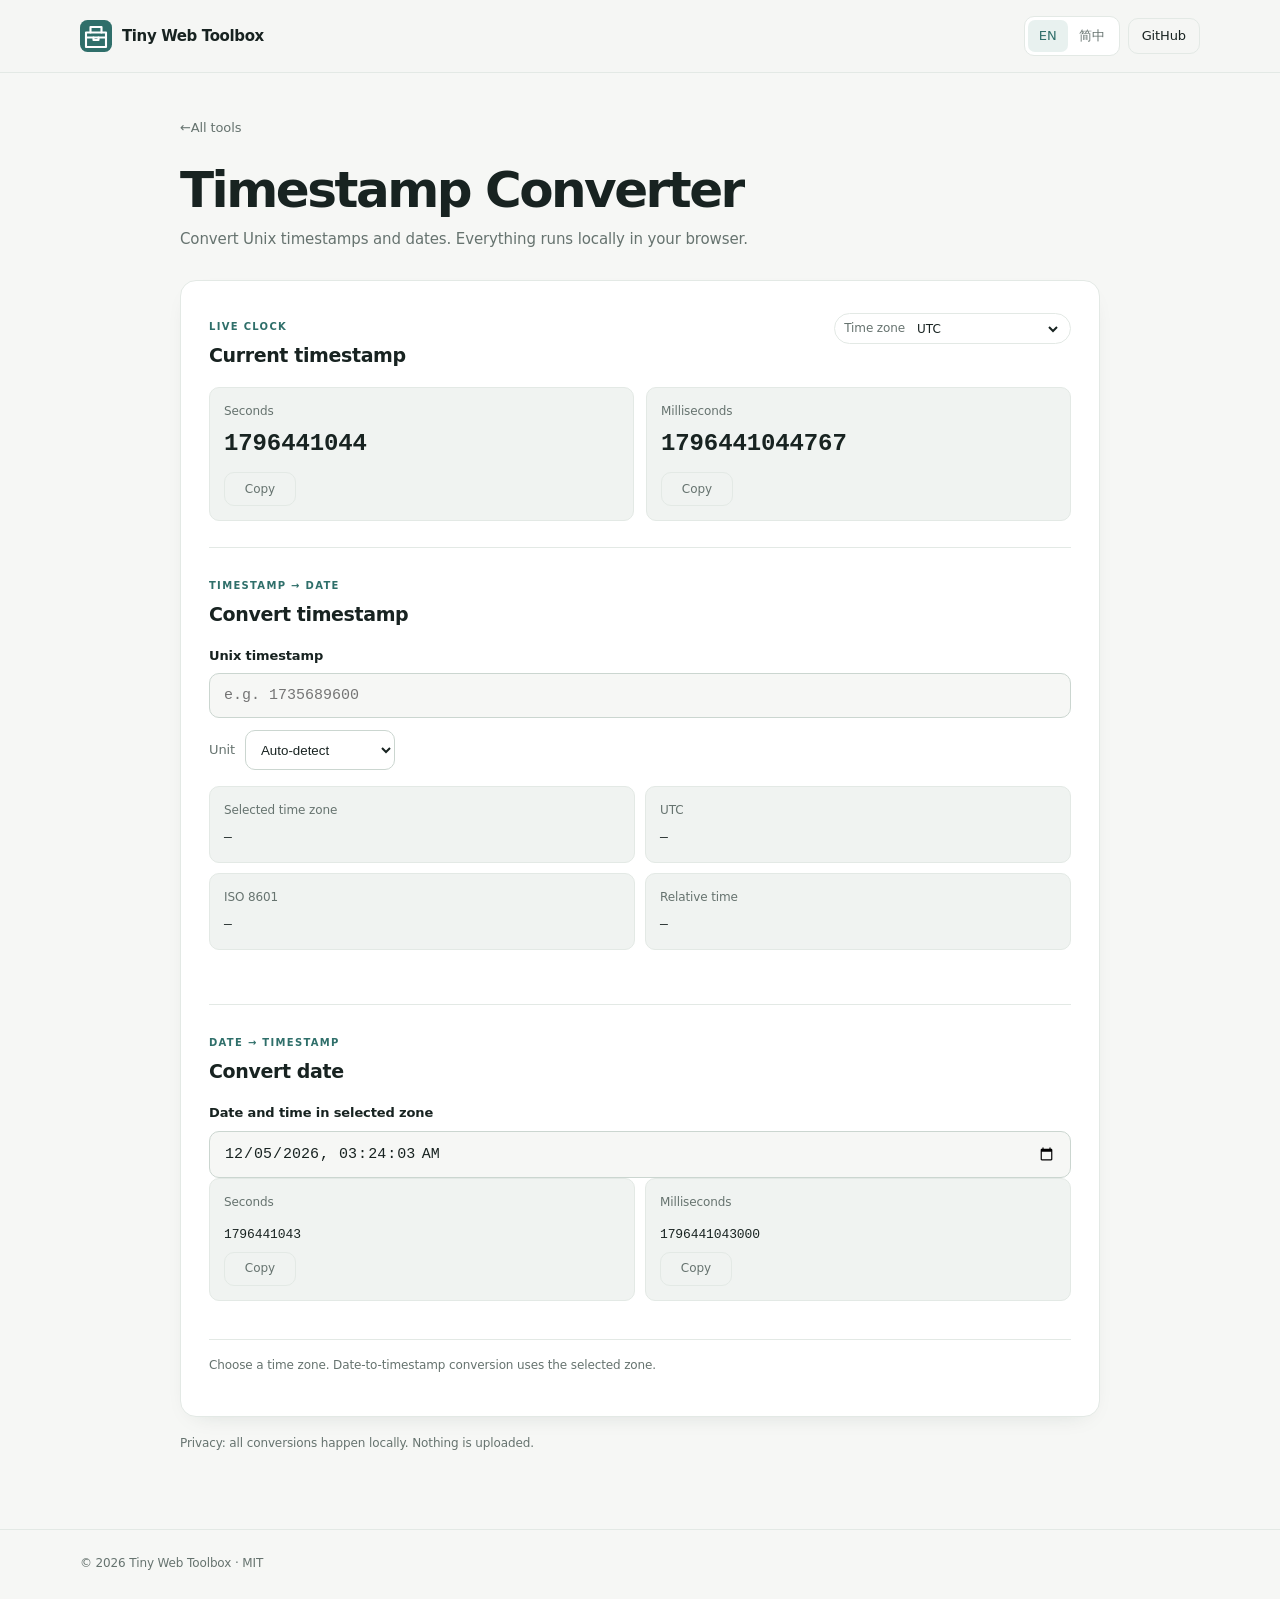
<file: tools/timestamp-converter.html>
<!doctype html>
<html lang="en"><head><meta charset="utf-8"><meta name="viewport" content="width=device-width,initial-scale=1"><meta name="color-scheme" content="light dark"><title>Unix Timestamp Converter | Timestamp to Date</title><link rel="icon" href="../assets/logo.svg"><link rel="stylesheet" href="../style.css?v=20261111-1"><script defer src="timestamp-converter.js?v=20261109-3"></script><meta name="description" content="Convert Unix timestamps to dates and dates to timestamps. Supports seconds, milliseconds, time zones, UTC and ISO 8601."><link rel="canonical" href="https://stone2013.github.io/tiny-web-toolbox/tools/timestamp-converter.html"><meta property="og:type" content="website"><meta property="og:title" content="Unix Timestamp Converter | Timestamp to Date"><meta property="og:description" content="Convert Unix timestamps to dates and dates to timestamps. Supports seconds, milliseconds, time zones, UTC and ISO 8601."><meta property="og:url" content="https://stone2013.github.io/tiny-web-toolbox/tools/timestamp-converter.html"><meta name="twitter:card" content="summary"></head>
<body><header class="header"><div class="wrap header-inner"><a class="brand" href="../index.html"><img src="../assets/logo.svg" alt="">Tiny Web Toolbox</a><div class="actions"><div class="lang"><button type="button" data-lang="en" aria-pressed="true">EN</button><button type="button" data-lang="zh-CN" aria-pressed="false">简中</button></div><a class="gh" href="https://github.com/stone2013/tiny-web-toolbox">GitHub</a></div></div></header>
<main class="wrap tool-main"><a class="back" href="../index.html">← <span data-en="All tools" data-zh="全部工具">All tools</span></a><h1 data-en="Timestamp Converter" data-zh="时间戳转换器">Timestamp Converter</h1><p class="tool-desc" data-en="Convert Unix timestamps and dates. Everything runs locally in your browser." data-zh="转换 Unix 时间戳和日期。所有处理均在浏览器本地完成。">Convert Unix timestamps and dates. Everything runs locally in your browser.</p>
<section class="panel ts-panel">
<section class="ts-section"><div class="ts-heading"><div><span class="ts-kicker" data-en="LIVE CLOCK" data-zh="实时时钟">LIVE CLOCK</span><h2 data-en="Current timestamp" data-zh="当前时间戳">Current timestamp</h2></div><label class="ts-zone-picker" for="timezone-select"><span data-en="Time zone" data-zh="时区">Time zone</span><select id="timezone-select" class="ts-zone-select" aria-label="Time zone"><option value="Asia/Shanghai">Asia/Shanghai</option><option value="Asia/Singapore">Asia/Singapore</option><option value="Asia/Tokyo">Asia/Tokyo</option><option value="Asia/Seoul">Asia/Seoul</option><option value="Asia/Bangkok">Asia/Bangkok</option><option value="Asia/Dubai">Asia/Dubai</option><option value="Europe/London">Europe/London</option><option value="Europe/Paris">Europe/Paris</option><option value="America/New_York">America/New_York</option><option value="America/Los_Angeles">America/Los_Angeles</option><option value="Australia/Sydney">Australia/Sydney</option><option value="UTC">UTC</option></select></label></div><div class="ts-now-grid"><div class="ts-value"><span data-en="Seconds" data-zh="秒">Seconds</span><strong id="now-seconds">—</strong><button class="copy ts-copy" data-copy="now-seconds" data-en="Copy" data-zh="复制">Copy</button></div><div class="ts-value"><span data-en="Milliseconds" data-zh="毫秒">Milliseconds</span><strong id="now-ms">—</strong><button class="copy ts-copy" data-copy="now-ms" data-en="Copy" data-zh="复制">Copy</button></div></div></section>
<section class="ts-section"><div class="ts-heading"><div><span class="ts-kicker" data-en="TIMESTAMP → DATE" data-zh="时间戳 → 日期">TIMESTAMP → DATE</span><h2 data-en="Convert timestamp" data-zh="时间戳转日期">Convert timestamp</h2></div></div><label class="ts-label" for="ts-input" data-en="Unix timestamp" data-zh="Unix 时间戳">Unix timestamp</label><input class="ts-input" id="ts-input" inputmode="decimal" autocomplete="off" placeholder="e.g. 1735689600"><div class="ts-options"><label for="ts-unit" data-en="Unit" data-zh="单位">Unit</label><select id="ts-unit"><option value="auto" data-en="Auto-detect" data-zh="自动识别">Auto-detect</option><option value="s" data-en="Seconds" data-zh="秒">Seconds</option><option value="ms" data-en="Milliseconds" data-zh="毫秒">Milliseconds</option></select><span id="detected" class="ts-detected"></span></div><div class="ts-output-grid"><div class="ts-output"><span data-en="Selected time zone" data-zh="所选时区时间">Selected time zone</span><strong id="local-date">—</strong></div><div class="ts-output"><span>UTC</span><strong id="utc-date">—</strong></div><div class="ts-output"><span>ISO 8601</span><strong id="iso-date">—</strong></div><div class="ts-output"><span data-en="Relative time" data-zh="相对时间">Relative time</span><strong id="relative-date">—</strong></div></div><p class="ts-error" id="ts-error" role="alert" aria-live="polite"></p></section>
<section class="ts-section"><div class="ts-heading"><div><span class="ts-kicker" data-en="DATE → TIMESTAMP" data-zh="日期 → 时间戳">DATE → TIMESTAMP</span><h2 data-en="Convert date" data-zh="日期转时间戳">Convert date</h2></div></div><label class="ts-label" for="date-input" data-en="Date and time in selected zone" data-zh="所选时区的日期和时间">Date and time in selected zone</label><input class="ts-input" id="date-input" type="datetime-local" step="1"><div class="ts-output-grid ts-date-results"><div class="ts-output"><span data-en="Seconds" data-zh="秒">Seconds</span><strong id="date-seconds">—</strong><button class="copy ts-copy" data-copy="date-seconds" data-en="Copy" data-zh="复制">Copy</button></div><div class="ts-output"><span data-en="Milliseconds" data-zh="毫秒">Milliseconds</span><strong id="date-ms">—</strong><button class="copy ts-copy" data-copy="date-ms" data-en="Copy" data-zh="复制">Copy</button></div></div></section>
<p class="ts-footnote" data-en="Choose a time zone. Date-to-timestamp conversion uses the selected zone." data-zh="可以手动选择时区。日期转时间戳时按所选时区计算。">Timezone is detected from your device. Date-to-timestamp conversion uses local time.</p><p class="status" id="ts-status" role="status" aria-live="polite"></p></section><p class="hint" data-en="Privacy: all conversions happen locally. Nothing is uploaded." data-zh="隐私说明：所有转换均在本地完成，不会上传任何内容。">Privacy: all conversions happen locally. Nothing is uploaded.</p></main><footer class="footer"><div class="wrap">© <span class="year"></span> Tiny Web Toolbox · MIT</div></footer></body></html>
</file>
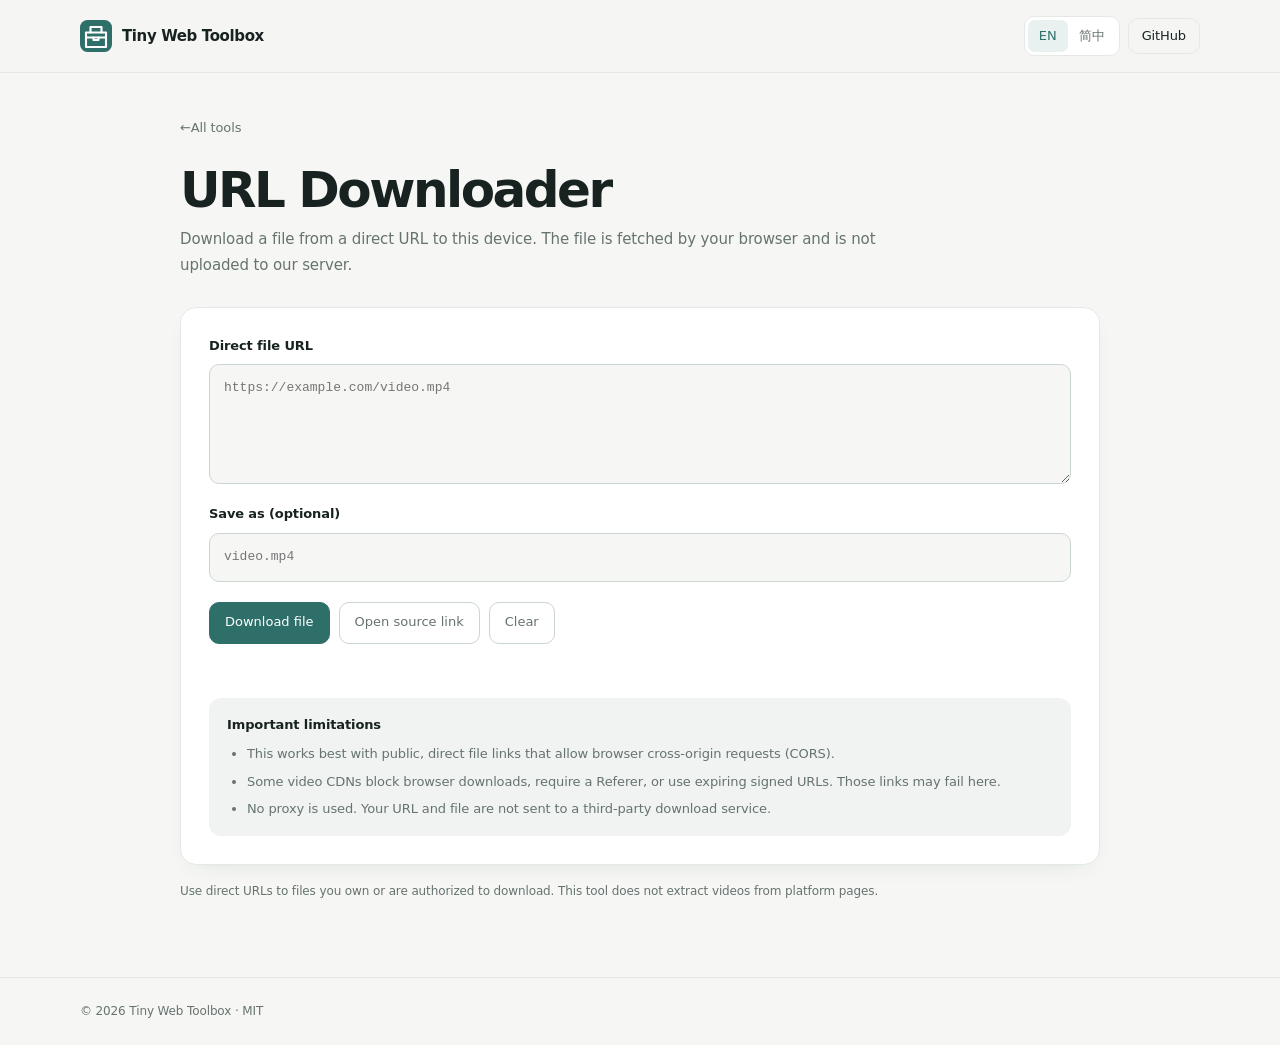
<file: tools/url-downloader.html>
<!doctype html>
<html lang="en"><head><meta charset="utf-8"><meta name="viewport" content="width=device-width,initial-scale=1"><meta name="color-scheme" content="light dark">
<title>URL Downloader | Tiny Web Toolbox</title><link rel="icon" href="../assets/logo.svg"><link rel="stylesheet" href="../style.css?v=20261111-2"><script defer src="url-downloader.js?v=20261111-1"></script>
<meta name="description" content="Download files from direct URLs in your browser when the source allows cross-origin access."><link rel="canonical" href="https://stone2013.github.io/tiny-web-toolbox/tools/url-downloader.html"></head>
<body><header class="header"><div class="wrap header-inner"><a class="brand" href="../index.html"><img src="../assets/logo.svg" alt="">Tiny Web Toolbox</a><div class="actions"><div class="lang"><button type="button" data-lang="en" aria-pressed="true">EN</button><button type="button" data-lang="zh-CN" aria-pressed="false">简中</button></div><a class="gh" href="https://github.com/stone2013/tiny-web-toolbox">GitHub</a></div></div></header>
<main class="wrap tool-main"><a class="back" href="../index.html">← <span data-en="All tools" data-zh="全部工具">All tools</span></a><h1 data-en="URL Downloader" data-zh="URL 下载器">URL Downloader</h1><p class="tool-desc" data-en="Download a file from a direct URL to this device. The file is fetched by your browser and is not uploaded to our server." data-zh="通过直链将文件下载到本设备。文件由浏览器直接获取，不会上传到我们的服务器。">Download a file from a direct URL to this device. The file is fetched by your browser and is not uploaded to our server.</p>
<section class="panel url-panel">
<label class="url-label" for="url-input" data-en="Direct file URL" data-zh="文件直链">Direct file URL</label>
<textarea id="url-input" class="url-input" rows="4" spellcheck="false" autocapitalize="off" autocomplete="url" placeholder="https://example.com/video.mp4"></textarea>
<label class="url-label" for="filename-input" data-en="Save as (optional)" data-zh="保存文件名（可选）">Save as (optional)</label>
<input id="filename-input" class="url-filename" type="text" maxlength="120" placeholder="video.mp4">
<div class="url-actions"><button class="chip pdf-primary" id="url-download" type="button" data-en="Download file" data-zh="下载文件">Download file</button><button class="chip" id="url-open" type="button" data-en="Open source link" data-zh="打开原始链接">Open source link</button><button class="chip" id="url-clear" type="button" data-en="Clear" data-zh="清空">Clear</button></div>
<div class="url-progress" id="url-progress" hidden><div class="url-progress-track"><span id="url-progress-bar"></span></div></div>
<p class="pdf-status" id="url-status" role="status" aria-live="polite"></p>
<div class="url-help"><strong data-en="Important limitations" data-zh="重要限制">Important limitations</strong><ul><li data-en="This works best with public, direct file links that allow browser cross-origin requests (CORS)." data-zh="最适合允许浏览器跨域访问（CORS）的公开文件直链。">This works best with public, direct file links that allow browser cross-origin requests (CORS).</li><li data-en="Some video CDNs block browser downloads, require a Referer, or use expiring signed URLs. Those links may fail here." data-zh="部分视频 CDN 会拦截浏览器下载、检查 Referer，或使用限时签名链接，因此可能无法下载。">Some video CDNs block browser downloads, require a Referer, or use expiring signed URLs. Those links may fail here.</li><li data-en="No proxy is used. Your URL and file are not sent to a third-party download service." data-zh="本工具不使用代理，你的链接和文件不会发送给第三方下载服务。">No proxy is used. Your URL and file are not sent to a third-party download service.</li></ul></div>
</section><p class="hint" data-en="Use direct URLs to files you own or are authorized to download. This tool does not extract videos from platform pages." data-zh="请使用你拥有或获准下载的文件直链。本工具不会从平台网页中解析提取视频。">Use direct URLs to files you own or are authorized to download. This tool does not extract videos from platform pages.</p></main>
<footer class="footer"><div class="wrap">© <span class="year"></span> Tiny Web Toolbox · MIT</div></footer></body></html>
</file>
<file: style.css>
:root{color-scheme:light dark;font-family:system-ui,-apple-system,"Segoe UI",Roboto,"PingFang SC","Microsoft YaHei",sans-serif;--bg:#fafaf8;--surface:#fff;--surface2:#f2f4f2;--text:#1a211f;--muted:#5a6561;--border:#e1e5e2;--strong:#cbd2ce;--accent:#2f6f6a;--accentsoft:#e4efed;--shadow:0 10px 28px -10px rgba(20,30,28,.16);--mono:ui-monospace,"SF Mono",Menlo,Consolas,monospace}
@media(prefers-color-scheme:dark){:root{--bg:#0f1312;--surface:#161b1a;--surface2:#1c2221;--text:#e7ecea;--muted:#98a5a1;--border:#262e2c;--strong:#37413f;--accent:#6fc2b8;--accentsoft:#1a2b28;--shadow:0 10px 28px -10px rgba(0,0,0,.6)}}
*{box-sizing:border-box}body{margin:0;background:var(--bg);color:var(--text);line-height:1.6}a{color:inherit;text-decoration:none}button,input{font:inherit}.wrap{width:min(1080px,calc(100% - 40px));margin:auto}.header{border-bottom:1px solid var(--border)}.header-inner{height:68px;display:flex;align-items:center;justify-content:space-between;gap:14px}.brand{display:flex;align-items:center;gap:10px;font-weight:750;white-space:nowrap}.brand img{width:30px;height:30px}.actions{display:flex;align-items:center;gap:10px}.lang{display:flex;border:1px solid var(--border);border-radius:9px;padding:2px}.lang button{border:0;background:transparent;color:var(--muted);padding:5px 10px;border-radius:7px;font-size:13px;cursor:pointer}.lang button[aria-pressed=true]{background:var(--accentsoft);color:var(--accent)}.gh{border:1px solid var(--border);border-radius:9px;padding:6px 12px;font-size:13px}.hero{padding:clamp(48px,9vw,92px) 0 44px}.eyebrow{color:var(--accent);font-size:11px;font-weight:750;letter-spacing:.13em;text-transform:uppercase}.hero h1{font-size:clamp(36px,6vw,62px);line-height:1.08;letter-spacing:-.045em;max-width:720px;margin:14px 0}.hero p{color:var(--muted);max-width:620px;margin:0}.search{margin-top:26px;max-width:580px;display:flex;align-items:center;gap:10px;padding:0 14px;height:52px;border:1px solid var(--border);border-radius:12px;background:var(--surface);box-shadow:var(--shadow)}.search input{border:0;outline:0;background:transparent;color:var(--text);width:100%;min-width:0}.section{padding:20px 0 38px}.section-head{display:flex;align-items:center;justify-content:space-between;margin-bottom:16px}.section-head h2{font-size:22px;letter-spacing:-.025em;margin:0}.muted{color:var(--muted);font-size:13px}.chips{display:flex;flex-wrap:wrap;gap:8px;margin-bottom:18px}.chip{border:1px solid var(--strong);border-radius:999px;background:var(--surface);padding:6px 14px;color:var(--muted);font-size:13px;cursor:pointer}.chip[aria-pressed=true]{background:var(--accentsoft);border-color:var(--accent);color:var(--accent)}.grid{display:grid;grid-template-columns:repeat(3,minmax(0,1fr));gap:14px}.card{display:flex;flex-direction:column;min-height:174px;padding:19px;border:1px solid var(--border);border-radius:12px;background:var(--surface);transition:transform .18s,border-color .18s,box-shadow .18s}.card:hover{transform:translateY(-2px);border-color:var(--accent);box-shadow:var(--shadow)}.ico{display:grid;place-items:center;width:40px;height:40px;border-radius:10px;background:var(--accentsoft);color:var(--accent);font-weight:750;margin-bottom:14px}.tag{font-size:10px;color:var(--accent);font-weight:750;letter-spacing:.1em;text-transform:uppercase}.card h3{font-size:16px;margin:5px 0}.card p{font-size:13px;color:var(--muted);margin:0}.privacy{display:flex;justify-content:space-between;gap:20px;align-items:center;padding:21px 23px;border:1px solid var(--border);border-radius:12px;background:var(--surface2);margin:16px 0 48px}.privacy p{font-size:13px;color:var(--muted);margin:4px 0 0}.footer{border-top:1px solid var(--border);padding:22px 0;color:var(--muted);font-size:12px}.recent{display:flex;gap:10px;flex-wrap:wrap}.recent a{padding:8px 12px;border:1px solid var(--border);border-radius:9px;background:var(--surface);font-size:13px}.hidden{display:none!important}
.tool-main{padding:40px 0 70px}.back{color:var(--muted);font-size:13px}.tool-main h1{font-size:clamp(32px,5vw,48px);letter-spacing:-.04em;margin:16px 0 6px}.tool-desc{color:var(--muted);margin:0 0 24px}.panel{padding:22px;border:1px solid var(--border);border-radius:14px;background:var(--surface);box-shadow:var(--shadow)}.base-grid{display:grid;grid-template-columns:repeat(2,minmax(0,1fr));gap:20px 16px}.field label{display:flex;justify-content:space-between;font-size:13px;font-weight:700;margin-bottom:7px}.field small{font:600 11px var(--mono);color:var(--muted)}.control{display:flex;align-items:stretch;gap:8px;min-width:0}.control input{flex:1 1 auto;min-width:0;width:0;padding:11px 12px;border:1px solid var(--strong);border-radius:9px;background:var(--bg);color:var(--text);font:14px var(--mono)}.control input:focus{outline:3px solid color-mix(in srgb,var(--accent) 25%,transparent);border-color:var(--accent)}.control input[aria-invalid=true]{border-color:#c45b55}.copy,.control .copy{display:flex;align-items:center;justify-content:center;box-sizing:border-box;flex:0 0 88px;width:88px;min-width:88px;max-width:88px;min-height:44px;padding:0 8px;white-space:nowrap;word-break:keep-all;overflow-wrap:normal;writing-mode:horizontal-tb;text-orientation:mixed;border:1px solid var(--border);border-radius:9px;background:var(--surface2);color:var(--muted);font-size:12px;cursor:pointer}.error{min-height:20px;color:#c45b55;font-size:12px;margin:5px 0 0}.statusbar{display:flex;justify-content:space-between;align-items:center;gap:12px;border-top:1px solid var(--border);margin-top:17px;padding-top:13px}.status{font-size:13px;color:var(--muted)}.clear{border:0;background:none;color:var(--muted);text-decoration:underline;cursor:pointer}.hint{color:var(--muted);font-size:12px;margin:14px 0 0}
@media(max-width:850px){.grid{grid-template-columns:repeat(2,minmax(0,1fr))}}@media(max-width:560px){.grid,.base-grid{grid-template-columns:1fr}.brand{font-size:14px}.gh{font-size:12px;padding:5px 8px}.privacy{display:block}.section-head h2{font-size:20px}}
@media(prefers-reduced-motion:reduce){*,*::before,*::after{scroll-behavior:auto!important;transition:none!important}}

.text-panel{display:block}.text-toolbar{display:flex;align-items:center;justify-content:space-between;gap:12px;margin-bottom:10px}.text-area{display:block;width:100%;min-height:170px;resize:vertical;padding:14px;border:1px solid var(--strong);border-radius:10px;background:var(--bg);color:var(--text);font:14px/1.65 var(--mono)}.text-area:focus{outline:3px solid color-mix(in srgb,var(--accent) 25%,transparent);border-color:var(--accent)}.text-stats{display:flex;flex-wrap:wrap;gap:8px 18px;padding:12px 0;color:var(--muted);font-size:12px}.text-stats b{color:var(--text);font-variant-numeric:tabular-nums}.text-actions{display:flex;flex-wrap:wrap;gap:8px;padding:8px 0 22px}.chip.action{font-size:12px}.chip.action:active{background:var(--accentsoft);border-color:var(--accent)}.result-toolbar{margin-top:4px}.result-actions{display:flex;gap:8px}.result-area{min-height:130px}.text-panel .status{margin:12px 0 0}.sr-only{position:absolute;width:1px;height:1px;padding:0;margin:-1px;overflow:hidden;clip:rect(0,0,0,0);white-space:nowrap;border:0}

/* Text Tools responsive layout refinement */
.tool-main .text-panel{display:block;padding:24px}
.tool-main .text-area, .tool-main textarea.text-area{display:block!important;box-sizing:border-box!important;width:100%!important;max-width:100%!important;min-width:0!important;margin:0!important;padding:14px!important;min-height:220px;border:1px solid var(--strong);border-radius:10px;background:var(--bg);color:var(--text);font:15px/1.7 var(--mono)}
.tool-main .result-area{min-height:170px}
.tool-main label.sr-only{position:absolute!important;width:1px!important;height:1px!important;padding:0!important;margin:-1px!important;overflow:hidden!important;clip:rect(0,0,0,0)!important;white-space:nowrap!important;border:0!important}
.tool-main .text-stats{display:grid;grid-template-columns:repeat(4,minmax(0,1fr));gap:10px;padding:16px 0 20px}
.tool-main .text-stats>span{display:flex;flex-direction:column;gap:3px;min-width:0;padding:10px 12px;border:1px solid var(--border);border-radius:9px;background:var(--surface2);font-size:12px}
.tool-main .text-stats b{font-size:20px;line-height:1.2}
.tool-main .text-actions{display:flex;flex-wrap:wrap;gap:10px;padding:12px 0 26px}
.tool-main .chip.action{min-height:42px;padding:9px 15px;font-size:13px}
.tool-main .text-toolbar{margin-bottom:12px}
.tool-main .result-toolbar{padding-top:18px;border-top:1px solid var(--border);margin-top:4px}
.tool-main .result-actions{flex-wrap:wrap}
.tool-main .result-actions .copy{flex:0 1 auto;width:auto;min-width:110px;max-width:none;min-height:42px;padding:8px 14px;font-size:13px}
.tool-main .text-panel .status{margin-top:16px}
@media(max-width:600px){.tool-main{padding-top:28px}.tool-main .text-panel{padding:18px}.tool-main .text-stats{grid-template-columns:repeat(2,minmax(0,1fr));gap:8px}.tool-main .text-actions{gap:9px}.tool-main .chip.action{flex:1 1 calc(50% - 9px);min-width:0;justify-content:center;text-align:center;white-space:normal}.tool-main .result-toolbar{align-items:flex-start;flex-direction:column}.tool-main .result-actions{width:100%}.tool-main .result-actions .copy{flex:1 1 0}}

/* JSON Formatter */
.json-panel{display:block;padding:24px}.json-toolbar{display:flex;align-items:center;justify-content:space-between;gap:14px;margin-bottom:12px}.json-area{display:block;box-sizing:border-box;width:100%;min-width:0;min-height:260px;padding:15px;border:1px solid var(--strong);border-radius:10px;background:var(--bg);color:var(--text);font:14px/1.7 var(--mono);resize:vertical;tab-size:2}.json-area:focus{outline:3px solid color-mix(in srgb,var(--accent) 25%,transparent);border-color:var(--accent)}.json-area[aria-invalid=true]{border-color:#c45b55}.json-output{min-height:280px}.json-meta{display:flex;flex-wrap:wrap;justify-content:space-between;gap:8px 18px;padding:10px 0 18px;color:var(--muted);font-size:12px}.json-meta b,.json-result-actions b{color:var(--text);font-variant-numeric:tabular-nums}.json-error{color:#c45b55}.json-controls{display:flex;align-items:center;justify-content:space-between;gap:14px;flex-wrap:wrap;padding:14px 0 24px;border-top:1px solid var(--border)}.indent-label{display:flex;align-items:center;gap:9px;color:var(--muted);font-size:13px}.indent-label select{min-height:40px;padding:7px 30px 7px 11px;border:1px solid var(--strong);border-radius:9px;background:var(--surface);color:var(--text)}.json-actions,.json-result-actions{display:flex;align-items:center;gap:9px;flex-wrap:wrap}.json-actions .chip{min-height:40px;padding:8px 16px}.json-actions .primary{background:var(--accent);border-color:var(--accent);color:white}.json-result-actions{color:var(--muted);font-size:12px}.json-result-actions .copy{flex:0 1 auto;width:auto;min-width:112px;max-width:none;min-height:40px;padding:8px 13px;font-size:12px}.output-toolbar{padding-top:18px;border-top:1px solid var(--border)}.json-panel .status{margin:14px 0 0}
@media(max-width:600px){.json-panel{padding:18px}.json-area{min-height:230px;font-size:13px}.json-output{min-height:240px}.json-controls{align-items:stretch;flex-direction:column}.indent-label{justify-content:space-between}.indent-label select{flex:1;max-width:180px}.json-actions{display:grid;grid-template-columns:repeat(3,minmax(0,1fr));gap:7px}.json-actions .chip{padding:8px 6px;font-size:12px}.json-result-actions{width:100%;justify-content:space-between}.json-result-actions .copy{flex:0 0 auto}}

/* Timestamp Converter */
.ts-panel{display:block;padding:24px}.ts-section{padding:4px 0 26px}.ts-section+.ts-section{border-top:1px solid var(--border);padding-top:24px}.ts-heading{display:flex;align-items:flex-start;justify-content:space-between;gap:14px;margin-bottom:16px}.ts-heading h2{font-size:19px;letter-spacing:-.02em;margin:3px 0 0}.ts-kicker{font-size:10px;font-weight:750;letter-spacing:.13em;color:var(--accent)}.ts-zone,.ts-detected{font-size:12px;color:var(--muted);padding:5px 9px;border:1px solid var(--border);border-radius:999px;overflow-wrap:anywhere}.ts-now-grid{display:grid;grid-template-columns:repeat(2,minmax(0,1fr));gap:12px}.ts-value,.ts-output{min-width:0;padding:14px;border:1px solid var(--border);border-radius:10px;background:var(--surface2)}.ts-value>span,.ts-output>span{display:block;color:var(--muted);font-size:12px;margin-bottom:7px}.ts-value strong{display:block;font:600 clamp(18px,3vw,24px)/1.35 var(--mono);overflow-wrap:anywhere;margin-bottom:12px}.ts-copy{width:auto;min-width:72px;max-width:none;min-height:34px;padding:5px 12px;flex:0 0 auto}.ts-label{display:block;font-size:13px;font-weight:650;margin:0 0 7px}.ts-input{display:block;width:100%;min-width:0;box-sizing:border-box;padding:13px 14px;border:1px solid var(--strong);border-radius:10px;background:var(--bg);color:var(--text);font:15px var(--mono)}.ts-input:focus{outline:3px solid color-mix(in srgb,var(--accent) 25%,transparent);border-color:var(--accent)}.ts-options{display:flex;align-items:center;gap:10px;flex-wrap:wrap;margin:12px 0 16px;color:var(--muted);font-size:13px}.ts-options select{min-height:40px;min-width:150px;padding:7px 30px 7px 11px;border:1px solid var(--strong);border-radius:9px;background:var(--surface);color:var(--text)}.ts-detected{margin-left:auto}.ts-output-grid{display:grid;grid-template-columns:repeat(2,minmax(0,1fr));gap:10px}.ts-output strong{display:block;font:500 13px/1.6 var(--mono);overflow-wrap:anywhere;word-break:break-word}.ts-date-results .ts-output{display:flex;flex-direction:column;align-items:flex-start;gap:6px}.ts-error{min-height:18px;color:#c45b55;font-size:12px;margin:10px 0 0}.ts-footnote{border-top:1px solid var(--border);padding-top:16px;color:var(--muted);font-size:12px}.ts-panel .status{margin-top:8px}
@media(max-width:600px){.ts-panel{padding:18px}.ts-now-grid,.ts-output-grid{grid-template-columns:1fr}.ts-value strong{font-size:20px}.ts-heading h2{font-size:17px}.ts-detected{margin-left:0}.ts-options{align-items:flex-start}.ts-options select{flex:1}.ts-output{padding:12px}}

/* Hide the auto-detection badge until a timestamp has been entered. */
.ts-detected:empty{display:none}

/* Selectable time zone */
.ts-zone-picker{display:flex;align-items:center;gap:8px;padding:5px 9px;border:1px solid var(--border);border-radius:999px;color:var(--muted);font-size:12px;white-space:nowrap}
.ts-zone-select{max-width:190px;min-width:0;border:0;background:transparent;color:var(--text);font:inherit;outline-offset:3px}
.ts-zone-select:focus-visible{outline:2px solid var(--accent);border-radius:5px}
@media(max-width:600px){.ts-zone-picker{max-width:190px;white-space:normal;flex-wrap:wrap;justify-content:flex-end}.ts-zone-select{max-width:100%;width:100%;text-align:right}}

/* Color Converter */
.color-panel{display:block;padding:24px}.color-preview-wrap{display:grid;grid-template-columns:minmax(110px,160px) 1fr auto;align-items:center;gap:18px;padding-bottom:22px;margin-bottom:8px;border-bottom:1px solid var(--border)}.color-preview{width:100%;aspect-ratio:1.45;border:1px solid var(--border);border-radius:12px;background:#2f6f6a}.color-preview-meta{display:flex;flex-direction:column;gap:5px;min-width:0}.color-kicker{font-size:10px;font-weight:750;letter-spacing:.13em;color:var(--accent)}.color-preview-meta strong{font:650 22px var(--mono);overflow-wrap:anywhere}.color-muted{font-size:12px;color:var(--muted)}.picker-label{display:flex;flex-direction:column;align-items:center;gap:7px;color:var(--muted);font-size:12px;white-space:nowrap}.picker-label input{width:48px;height:44px;padding:3px;border:1px solid var(--border);border-radius:9px;background:var(--surface);cursor:pointer}.color-field{padding:20px 0;border-bottom:1px solid var(--border)}.color-field-head{display:flex;align-items:center;justify-content:space-between;gap:12px;margin-bottom:10px;font-size:14px;font-weight:700}.color-field-head>span{font:12px var(--mono);color:var(--muted)}.color-input-row{display:flex;gap:9px}.color-input{box-sizing:border-box;width:100%;min-width:0;padding:12px 13px;border:1px solid var(--strong);border-radius:9px;background:var(--bg);color:var(--text);font:15px var(--mono)}.color-input:focus{outline:3px solid color-mix(in srgb,var(--accent) 25%,transparent);border-color:var(--accent)}.color-triplet{display:grid;grid-template-columns:repeat(3,minmax(0,1fr));gap:10px}.color-triplet label{display:flex;flex-direction:column;gap:6px;color:var(--muted);font:12px var(--mono)}.color-error{min-height:17px;margin:6px 0 0;color:#c45b55;font-size:12px}.color-copy{flex:0 0 82px;width:82px;min-width:82px;max-width:82px}.color-copy-line{display:flex;justify-content:space-between;align-items:center;gap:12px;margin-top:9px}.color-copy-line code{font:13px var(--mono);color:var(--muted);overflow-wrap:anywhere}.color-bottom{display:flex;align-items:center;justify-content:space-between;gap:12px;padding-top:17px}.color-status{margin:0;color:var(--muted);font-size:13px}.color-note{margin:14px 0 0;padding-top:14px;border-top:1px solid var(--border);color:var(--muted);font-size:12px;line-height:1.65}
@media(max-width:600px){.color-panel{padding:18px}.color-preview-wrap{grid-template-columns:100px minmax(0,1fr);gap:13px}.color-preview{aspect-ratio:1}.picker-label{grid-column:1/-1;flex-direction:row;justify-content:flex-end}.picker-label input{width:58px;height:40px}.color-preview-meta strong{font-size:19px}.color-triplet{gap:7px}.color-triplet .color-input{padding:11px 8px;font-size:14px}.color-copy{flex-basis:74px;width:74px;min-width:74px;max-width:74px}.color-bottom{align-items:flex-start}.color-status{flex:1}.color-copy-line code{font-size:12px}}

/* Random Generator */
.random-stack{display:grid;gap:16px}.random-panel{padding:22px}.random-head{display:flex;align-items:center;gap:13px;margin-bottom:20px}.random-icon{display:grid;place-items:center;flex:0 0 46px;height:46px;border-radius:11px;background:var(--accentsoft);color:var(--accent);font:750 15px var(--mono)}.random-head h2{font-size:19px;margin:0 0 3px}.random-head p{font-size:13px;color:var(--muted);margin:0}.random-fields{display:grid;grid-template-columns:repeat(3,minmax(0,1fr));gap:12px}.random-input{display:block;width:100%;min-width:0;padding:10px 11px;border:1px solid var(--strong);border-radius:9px;background:var(--bg);color:var(--text);font:14px var(--mono)}.random-input:focus{outline:3px solid color-mix(in srgb,var(--accent) 25%,transparent);border-color:var(--accent)}.random-length{display:block;max-width:220px}.random-options{display:flex;flex-wrap:wrap;gap:10px 18px;margin:15px 0 18px;color:var(--muted);font-size:13px}.random-options label{display:flex;align-items:center;gap:6px;cursor:pointer}.random-options input{accent-color:var(--accent);width:16px;height:16px}.random-generate{display:inline-flex;align-items:center;justify-content:center;min-height:42px;padding:9px 17px;border:1px solid var(--accent);border-radius:9px;background:var(--accent);color:white;font-size:13px;font-weight:700;cursor:pointer}.random-generate:hover{filter:brightness(1.06)}.random-output{display:block;box-sizing:border-box;width:100%;min-width:0;min-height:58px;margin-top:13px;padding:12px;border:1px solid var(--border);border-radius:9px;background:var(--surface2);color:var(--text);font:14px/1.6 var(--mono);resize:vertical}.random-resultbar{display:flex;align-items:center;justify-content:space-between;gap:12px;margin-top:9px}.random-status{min-height:20px;color:var(--muted);font-size:12px}.random-resultbar .copy{flex:0 0 auto;width:auto;min-width:80px;max-width:none;min-height:38px;padding:7px 12px}
@media(max-width:600px){.random-panel{padding:18px}.random-fields{grid-template-columns:repeat(2,minmax(0,1fr))}.random-fields .field:last-child{grid-column:1/-1}.random-options{display:grid;grid-template-columns:1fr 1fr;gap:11px}.random-generate{width:100%}}

/* Account */
.account-main{max-width:760px}.account-panel{padding:24px}.account-tabs{display:flex;gap:9px;margin-bottom:22px}.account-tabs .chip[aria-pressed=true]{background:var(--accentsoft);border-color:var(--accent);color:var(--accent)}.account-panel form{display:grid;gap:17px}.account-input{display:block;width:100%;min-width:0;padding:12px;border:1px solid var(--strong);border-radius:9px;background:var(--bg);color:var(--text);font:14px var(--mono)}.account-input:focus{outline:3px solid color-mix(in srgb,var(--accent) 25%,transparent);border-color:var(--accent)}.account-submit{width:100%;margin-top:4px}.account-submit:disabled{opacity:.65;cursor:wait}.account-status{min-height:22px;color:var(--muted);font-size:13px;overflow-wrap:anywhere}.account-user-head{display:flex;align-items:center;justify-content:space-between;gap:15px}.account-user-head h2{font-size:18px;overflow-wrap:anywhere}.account-section{padding-top:20px;margin-top:20px;border-top:1px solid var(--border)}.account-section h2{font-size:18px;margin:0}.account-history{display:grid;gap:8px;margin-top:14px}.account-history-row{display:flex;justify-content:space-between;align-items:center;gap:12px;padding:11px 12px;border:1px solid var(--border);border-radius:9px;background:var(--surface2);font-size:13px}.account-history-row time{color:var(--muted);font-size:11px;text-align:right}.account-footnote{margin-top:18px}
@media(max-width:600px){.account-panel{padding:18px}.account-user-head{align-items:flex-start;flex-direction:column}.account-history-row{align-items:flex-start;flex-direction:column}.account-history-row time{text-align:left}}

/* Header layout: keep language controls horizontal on narrow screens */
.lang{flex:0 0 auto;white-space:nowrap}.lang button{white-space:nowrap;min-width:38px}
@media(max-width:600px){.header-inner{height:auto;min-height:64px;flex-wrap:wrap;padding-top:10px;padding-bottom:10px;row-gap:8px}.brand{flex:1 1 auto;min-width:0}.actions{flex:0 1 auto;gap:6px;min-width:0}.lang{display:flex;flex-direction:row;gap:0}.lang button{padding:5px 7px}.gh{white-space:nowrap}.actions .gh[href*="github.com"]{display:none}}
/* Account and encrypted vault */
.account-main{max-width:760px}.account-panel{padding:24px}.account-tabs{display:flex;gap:9px;margin-bottom:22px}.account-tabs .chip[aria-pressed=true]{background:var(--accentsoft);border-color:var(--accent);color:var(--accent)}.account-panel form{display:grid;gap:17px}.account-input{display:block;width:100%;min-width:0;padding:12px;border:1px solid var(--strong);border-radius:9px;background:var(--bg);color:var(--text);font:14px var(--mono)}.account-input:focus{outline:3px solid color-mix(in srgb,var(--accent) 25%,transparent);border-color:var(--accent)}.account-submit{width:100%;margin-top:4px}.account-submit:disabled{opacity:.65;cursor:wait}.account-status{min-height:22px;color:var(--muted);font-size:13px;overflow-wrap:anywhere}.account-user-head{display:flex;align-items:center;justify-content:space-between;gap:15px}.account-user-head h2{font-size:18px;overflow-wrap:anywhere}.account-section{padding-top:20px;margin-top:20px;border-top:1px solid var(--border)}.account-section h2{font-size:18px;margin:0}.account-history{display:grid;gap:8px;margin-top:14px}.account-history-row{display:flex;justify-content:space-between;align-items:center;gap:12px;padding:11px 12px;border:1px solid var(--border);border-radius:9px;background:var(--surface2);font-size:13px}.account-history-row time{color:var(--muted);font-size:11px;text-align:right}.account-footnote{margin-top:18px}.vault-box{display:grid;gap:12px;padding:16px;margin-top:16px;border:1px solid var(--border);border-radius:10px;background:var(--surface2)}.vault-box h3{margin:0;font-size:16px}.vault-action{justify-self:start}.vault-save-form{margin-top:16px}.vault-row{display:grid;grid-template-columns:1fr;gap:9px;padding:13px;border:1px solid var(--border);border-radius:10px;background:var(--surface2)}.vault-row>strong{overflow-wrap:anywhere}.vault-row .chip{justify-self:start}.vault-row .danger{color:#b54740;border-color:#d9aaa6}
@media(max-width:600px){.account-panel{padding:18px}.account-user-head{align-items:flex-start;flex-direction:column}.account-history-row{align-items:flex-start;flex-direction:column}.account-history-row time{text-align:left}.actions{flex-wrap:nowrap}.brand{font-size:14px}.brand img{width:28px;height:28px}}

/* PDF to Image */
.pdf-panel{padding:22px}.pdf-upload{display:flex;align-items:center;justify-content:center;flex-direction:column;gap:5px;min-height:150px;padding:20px;border:1px dashed var(--strong);border-radius:12px;background:var(--surface2);cursor:pointer;text-align:center;color:var(--muted)}.pdf-upload:hover{border-color:var(--accent)}.pdf-upload strong{color:var(--text);font-size:15px}.pdf-upload span:last-of-type{font-size:12px}.pdf-upload input{position:absolute;width:1px;height:1px;opacity:0;pointer-events:none}.pdf-upload-icon{display:grid;place-items:center;width:46px;height:46px;border-radius:10px;background:var(--accentsoft);color:var(--accent);font:750 13px var(--mono)}.pdf-file-meta{min-height:22px;margin:10px 0;color:var(--muted);font:12px var(--mono);overflow-wrap:anywhere}.pdf-controls{display:grid;grid-template-columns:repeat(3,minmax(0,1fr));gap:12px;padding:16px 0 22px;border-bottom:1px solid var(--border)}.pdf-option{display:flex;flex-direction:column;gap:7px;min-width:0;color:var(--muted);font-size:12px}.pdf-option select{width:100%;min-width:0;min-height:42px;padding:8px 10px;border:1px solid var(--strong);border-radius:9px;background:var(--bg);color:var(--text)}.pdf-preview-head{display:flex;justify-content:space-between;align-items:center;gap:12px;padding:20px 0 12px}.pdf-page-nav{display:flex;align-items:center;gap:8px;color:var(--muted);font:12px var(--mono)}.pdf-page-nav .chip{padding:6px 10px}.pdf-page-nav button:disabled,.pdf-actions button:disabled{opacity:.45;cursor:not-allowed}.pdf-preview{display:grid;place-items:center;min-height:260px;padding:14px;border:1px solid var(--border);border-radius:10px;background:var(--surface2);overflow:auto}.pdf-preview img{display:block;max-width:100%;height:auto;box-shadow:0 3px 14px rgba(0,0,0,.14)}.pdf-empty{color:var(--muted);font-size:13px;text-align:center}.pdf-actions{display:flex;flex-wrap:wrap;gap:9px;margin-top:16px}.pdf-actions .chip{min-height:42px;padding:9px 14px}.pdf-actions .pdf-primary{background:var(--accent);border-color:var(--accent);color:#fff}.pdf-status{min-height:20px;margin:12px 0 0;color:var(--muted);font-size:13px}
@media(max-width:600px){.pdf-panel{padding:16px}.pdf-controls{grid-template-columns:1fr;gap:10px}.pdf-preview-head{align-items:flex-start;flex-direction:column}.pdf-page-nav{width:100%;justify-content:space-between}.pdf-actions{display:grid;grid-template-columns:1fr}.pdf-actions .chip{width:100%}.pdf-preview{min-height:190px;padding:8px}}

.pdf-range-field{display:flex;flex-direction:column;gap:6px;margin:16px 0 2px;color:var(--muted);font-size:12px}.pdf-range-field>span{font-weight:700;color:var(--text)}.pdf-range-field input{width:100%;min-width:0;min-height:44px;padding:10px 12px;border:1px solid var(--strong);border-radius:9px;background:var(--bg);color:var(--text);font:14px var(--mono)}.pdf-range-field input:focus{outline:3px solid color-mix(in srgb,var(--accent) 25%,transparent);border-color:var(--accent)}.pdf-range-field small{font-size:11px}

/* Image to PDF */
.image-pdf-panel{padding:22px}.image-pdf-meta{min-height:20px;margin:10px 0;color:var(--muted);font-size:12px}.image-pdf-list{display:grid;gap:8px;margin:12px 0 18px}.image-pdf-row{display:flex;align-items:center;gap:11px;min-width:0;padding:9px;border:1px solid var(--border);border-radius:10px;background:var(--surface2)}.image-pdf-row img{width:48px;height:48px;object-fit:cover;border-radius:7px;background:var(--surface)}.image-pdf-name{flex:1;min-width:0;font-size:13px;overflow-wrap:anywhere}.image-pdf-row-actions{display:flex;gap:5px}.image-pdf-row-actions .chip{min-width:34px;padding:5px 9px}.image-pdf-row-actions button:disabled{opacity:.35;cursor:not-allowed}.image-pdf-options{display:grid;grid-template-columns:repeat(2,minmax(0,1fr));gap:12px;padding:16px 0 22px;border-top:1px solid var(--border)}.image-pdf-options select{width:100%;min-height:42px;padding:8px 10px;border:1px solid var(--strong);border-radius:9px;background:var(--bg);color:var(--text)}.image-pdf-panel .pdf-actions{margin-top:16px}
@media(max-width:600px){.image-pdf-panel{padding:16px}.image-pdf-options{grid-template-columns:1fr}.image-pdf-row{gap:8px}.image-pdf-row img{width:40px;height:40px}.image-pdf-name{font-size:12px}.image-pdf-row-actions{gap:3px}.image-pdf-row-actions .chip{min-width:30px;padding:5px 7px}}

/* Spreadsheet to PDF */
.sheet-panel{padding:22px}.sheet-file-meta{min-height:20px;margin:10px 0;color:var(--muted);font-size:12px;overflow-wrap:anywhere}.sheet-controls{display:grid;grid-template-columns:repeat(3,minmax(0,1fr));gap:12px;padding:16px 0 20px;border-bottom:1px solid var(--border)}.sheet-controls select{width:100%;min-width:0;min-height:42px;padding:8px 10px;border:1px solid var(--strong);border-radius:9px;background:var(--bg);color:var(--text)}.sheet-preview-head{display:flex;align-items:center;justify-content:space-between;gap:12px;padding:18px 0 10px}.sheet-preview-scroll{max-height:520px;overflow:auto;border:1px solid var(--border);border-radius:10px;background:#fff;color:#111}.sheet-table{width:100%;border-collapse:collapse;table-layout:auto;font-size:12px;color:#111}.sheet-table th,.sheet-table td{min-width:70px;max-width:260px;border:1px solid #cbd2d0;padding:7px 8px;text-align:left;vertical-align:top;overflow-wrap:anywhere;word-break:break-word}.sheet-table th{background:#e8efed;font-weight:700}.sheet-note{min-height:18px;margin:9px 0;color:var(--muted);font-size:12px}.sheet-panel .pdf-actions{margin-top:14px}
@media(max-width:600px){.sheet-panel{padding:16px}.sheet-controls{grid-template-columns:1fr;gap:10px}.sheet-preview-scroll{max-height:420px}.sheet-table{font-size:11px}.sheet-table th,.sheet-table td{min-width:62px;padding:6px}}

/* Image to SVG */
.vector-panel{display:block;padding:22px}.vector-meta{font-size:12px;color:var(--muted);margin:12px 0}.vector-settings{display:grid;grid-template-columns:repeat(2,minmax(0,1fr));gap:14px;margin:18px 0}.vector-actions,.vector-downloads{display:flex;flex-wrap:wrap;gap:9px;margin:16px 0}.vector-results{display:grid;grid-template-columns:repeat(2,minmax(0,1fr));gap:14px;margin:22px 0}.vector-result{min-width:0}.vector-result>strong{display:block;font-size:13px;margin-bottom:8px}.vector-preview{display:grid;place-items:center;min-height:220px;padding:12px;border:1px solid var(--border);border-radius:10px;background:var(--surface2);overflow:hidden}.vector-preview img{display:block;max-width:100%;max-height:420px;object-fit:contain}.vector-svg-preview{background-color:var(--surface2);background-image:linear-gradient(45deg,var(--border) 25%,transparent 25%),linear-gradient(-45deg,var(--border) 25%,transparent 25%),linear-gradient(45deg,transparent 75%,var(--border) 75%),linear-gradient(-45deg,transparent 75%,var(--border) 75%);background-size:18px 18px;background-position:0 0,0 9px,9px -9px,-9px 0}.vector-actions .pdf-primary,.vector-downloads .pdf-primary{background:var(--accent);border-color:var(--accent);color:#fff}.vector-panel .pdf-status{min-height:22px;margin:12px 0 0;color:var(--muted);font-size:13px}
@media(max-width:600px){.vector-panel{padding:17px}.vector-settings,.vector-results{grid-template-columns:1fr}.vector-preview{min-height:180px}.vector-actions button,.vector-downloads button{flex:1 1 100%;min-height:42px}}

.vector-check{display:flex;align-items:center;gap:9px;margin:10px 0 4px;color:var(--muted);font-size:13px}.vector-check input{width:17px;height:17px;accent-color:var(--accent)}.vector-size{min-height:18px;margin:10px 0 0;color:var(--muted);font:12px var(--mono);overflow-wrap:anywhere}

/* Image to SVG optimization controls */
.vector-check{display:flex;align-items:flex-start;gap:10px;margin:16px 0;padding:13px 14px;border:1px solid var(--border);border-radius:10px;background:var(--surface2);cursor:pointer}
.vector-check input{width:18px;height:18px;margin:2px 0 0;accent-color:var(--accent);flex:0 0 auto}
.vector-check span{display:flex;flex-direction:column;gap:3px}
.vector-check strong{font-size:13px}
.vector-check small,.vector-note{font-size:12px;line-height:1.5;color:var(--muted)}
.vector-note{padding:10px 12px;border-left:3px solid var(--accent);background:var(--accentsoft);border-radius:0 8px 8px 0;margin:12px 0}
.vector-stats{padding:11px 13px;margin:12px 0;border:1px solid var(--border);border-radius:9px;background:var(--surface2);font-size:12px;color:var(--muted);font-variant-numeric:tabular-nums}

.vector-simplify-settings{grid-template-columns:minmax(0,1fr);max-width:calc(50% - 7px);margin-top:0;padding-top:0}
@media(max-width:600px){.vector-simplify-settings{max-width:100%}}


/* SVG generation progress */
.vector-progress-wrap{margin:12px 0 16px;padding:12px 13px;border:1px solid var(--border);border-radius:10px;background:var(--surface2)}
.vector-progress-track{height:8px;width:100%;overflow:hidden;border-radius:99px;background:var(--border)}
.vector-progress-bar{display:block;width:0;height:100%;border-radius:99px;background:var(--accent);transition:width .25s ease}
.vector-progress-track.is-indeterminate .vector-progress-bar{width:34%;animation:vector-progress-slide 1.15s ease-in-out infinite}
.vector-progress-text{margin-top:8px;color:var(--muted);font-size:12px;line-height:1.4}
@keyframes vector-progress-slide{0%{transform:translateX(-110%)}100%{transform:translateX(310%)}}
@media(prefers-reduced-motion:reduce){.vector-progress-bar{transition:none}.vector-progress-track.is-indeterminate .vector-progress-bar{animation:none;transform:translateX(100%)}}


/* ── Unified interface refresh · 2026-11 ── */
:root{
 --bg:#f6f7f5;--surface:#ffffff;--surface2:#f0f3f1;--text:#182321;
 --muted:#66736f;--border:#e3e9e5;--strong:#cbd6d0;
 --accent:#2f6f6a;--accentsoft:#e8f1ef;
 --shadow:0 8px 24px -16px rgba(25,48,42,.22);
 --shadow-hover:0 14px 32px -18px rgba(25,48,42,.30);
}
@media(prefers-color-scheme:dark){
 :root{--bg:#101614;--surface:#171f1c;--surface2:#1d2824;--text:#edf3f0;--muted:#a0ada7;--border:#2a3731;--strong:#405047;--accent:#78c7ba;--accentsoft:#203630;--shadow:0 10px 28px -16px rgba(0,0,0,.55);--shadow-hover:0 16px 36px -18px rgba(0,0,0,.7)}
}
html{scroll-behavior:smooth;scroll-padding-top:24px}
body{font-size:15px;letter-spacing:-.008em;-webkit-font-smoothing:antialiased}
::selection{background:var(--accentsoft);color:var(--text)}
button,a,input,select,textarea{-webkit-tap-highlight-color:transparent}
button:focus-visible,a:focus-visible,input:focus-visible,select:focus-visible,textarea:focus-visible{outline:3px solid color-mix(in srgb,var(--accent) 35%,transparent);outline-offset:2px}
.wrap{width:min(1120px,calc(100% - 48px))}
.header{position:relative;background:color-mix(in srgb,var(--bg) 92%,transparent)}
.header-inner{height:72px}
.brand{font-size:15px;letter-spacing:-.025em}
.brand img{width:32px;height:32px}
.actions{gap:8px}
.lang{padding:3px;border-radius:10px;background:var(--surface)}
.lang button{min-height:32px;padding:5px 11px}
.gh{min-height:36px;display:inline-flex;align-items:center;justify-content:center;border-radius:10px;padding:6px 13px;transition:background .16s,border-color .16s,color .16s}
.gh:hover{background:var(--surface2);border-color:var(--strong)}
.hero{padding:clamp(54px,8vw,88px) 0 48px}
.eyebrow{font-size:10px;letter-spacing:.16em}
.hero h1{max-width:760px;font-size:clamp(38px,6.5vw,66px);line-height:1.04;letter-spacing:-.055em;margin:16px 0}
.hero p{font-size:16px;line-height:1.75;max-width:650px}
.search{height:56px;margin-top:30px;border-radius:14px;box-shadow:0 4px 18px -14px rgba(20,40,35,.28);transition:border-color .16s,box-shadow .16s}
.search:focus-within{border-color:var(--accent);box-shadow:0 0 0 4px color-mix(in srgb,var(--accent) 12%,transparent)}
.search kbd{font:11px var(--mono);color:var(--muted);border:1px solid var(--border);border-radius:5px;padding:2px 6px}
.section{padding:24px 0 42px}
.section-head{margin-bottom:18px}
.section-head h2{font-size:21px;letter-spacing:-.035em}
.chips{gap:9px;margin-bottom:20px}
.chip{min-height:36px;padding:7px 14px;border-radius:10px;transition:background .16s,border-color .16s,color .16s}
.chip:hover{border-color:var(--accent);color:var(--accent)}
.grid{gap:16px}
.card{position:relative;min-height:188px;padding:21px;border-radius:15px;box-shadow:0 1px 0 rgba(20,40,35,.02);transition:transform .18s,border-color .18s,box-shadow .18s}
.card:hover{transform:translateY(-3px);box-shadow:var(--shadow-hover)}
.ico{width:42px;height:42px;border-radius:12px;margin-bottom:16px;font-size:13px}
.card h3{font-size:16px;letter-spacing:-.02em;margin:6px 0}
.card p{font-size:13px;line-height:1.6}
.privacy{padding:22px 24px;border-radius:15px;margin:18px 0 52px}
.privacy strong{font-size:14px}
.footer{padding:24px 0}
.tool-main{max-width:920px;padding:38px 0 76px}
.back{display:inline-flex;align-items:center;min-height:34px;padding:3px 0;transition:color .15s}
.back:hover{color:var(--accent)}
.tool-main h1{font-size:clamp(34px,5.5vw,50px);line-height:1.08;letter-spacing:-.05em;margin:18px 0 9px}
.tool-desc{font-size:15px;line-height:1.75;max-width:720px;margin-bottom:28px}
.panel{padding:clamp(18px,3vw,28px);border-radius:16px;box-shadow:var(--shadow)}
.field label,.pdf-option,.indent-label{line-height:1.45}
.control input,.text-area,.json-area,.tool-main input:not([type=file]),.tool-main select,.tool-main textarea{border-radius:10px}
.control input{min-height:46px}
.copy{border-radius:10px;transition:background .15s,border-color .15s,color .15s}
.copy:hover{background:var(--accentsoft);border-color:var(--accent);color:var(--accent)}
.pdf-status,.status{line-height:1.6}
.hint{line-height:1.7;margin-top:16px}
.tool-main .chip{min-height:42px;padding:9px 15px;border-radius:10px}
.tool-main .pdf-primary,.tool-main .primary{background:var(--accent);border-color:var(--accent);color:#fff}
.tool-main .pdf-primary:hover,.tool-main .primary:hover{filter:brightness(1.06)}
.tool-main button:disabled{opacity:.48;cursor:not-allowed}
.pdf-upload{border:1.5px dashed var(--strong);border-radius:14px;background:var(--surface2);transition:border-color .16s,background .16s}
.pdf-upload:hover{border-color:var(--accent);background:var(--accentsoft)}
.vector-preview,.pdf-preview,.preview-box{border-radius:12px}
input[type=file]{accent-color:var(--accent)}
@media(max-width:850px){.grid{gap:13px}.card{min-height:178px}}
@media(max-width:600px){
 .wrap{width:calc(100% - 32px)}
 .header-inner{height:64px;gap:8px}
 .brand{font-size:13px;gap:7px}
 .brand img{width:28px;height:28px}
 .actions{gap:6px}
 .lang button{padding:4px 8px;font-size:12px}
 .gh{min-height:33px;padding:5px 9px;font-size:11px}
 .hero{padding:48px 0 34px}
 .hero h1{font-size:clamp(36px,10vw,48px);margin:13px 0}
 .hero p{font-size:14px;line-height:1.7}
 .search{height:52px;margin-top:22px;padding:0 12px}
 .section{padding:18px 0 32px}
 .section-head h2{font-size:19px}
 .grid{grid-template-columns:repeat(2,minmax(0,1fr));gap:10px}
 .card{min-height:168px;padding:15px;border-radius:13px}
 .ico{width:36px;height:36px;border-radius:10px;margin-bottom:12px}
 .card h3{font-size:14px;line-height:1.35}
 .card p{font-size:12px;line-height:1.5}
 .tag{font-size:9px}
 .privacy{padding:18px;margin:12px 0 36px}
 .privacy .tag{display:inline-block;margin-top:10px}
 .tool-main{padding:26px 0 54px}
 .tool-main h1{font-size:36px;margin-top:14px}
 .tool-desc{font-size:14px;margin-bottom:20px}
 .panel{padding:16px;border-radius:14px}
 .base-grid{gap:16px}
 .tool-main .chip{min-height:42px}
}
@media(max-width:360px){
 .wrap{width:calc(100% - 24px)}
 .grid{gap:8px}
 .card{padding:12px;min-height:160px}
 .brand{font-size:12px}
 .gh{padding:4px 7px}
}
@media(prefers-reduced-motion:reduce){html{scroll-behavior:auto}}

/* URL Downloader */
.url-panel{display:block}.url-label{display:block;font-size:13px;font-weight:700;margin:0 0 8px}.url-input,.url-filename{display:block;box-sizing:border-box;width:100%;min-width:0;margin:0 0 20px;padding:13px 14px;border:1px solid var(--strong);border-radius:10px;background:var(--bg);color:var(--text);font:13px/1.6 var(--mono)}.url-input{min-height:120px;resize:vertical;overflow-wrap:anywhere}.url-input:focus,.url-filename:focus{outline:3px solid color-mix(in srgb,var(--accent) 25%,transparent);border-color:var(--accent)}.url-filename{min-height:46px}.url-actions{display:flex;flex-wrap:wrap;gap:9px}.url-actions .chip{min-height:42px}.url-progress{margin-top:18px}.url-progress-track{height:7px;overflow:hidden;border-radius:99px;background:var(--surface2)}.url-progress-track span{display:block;width:0;height:100%;border-radius:99px;background:var(--accent);transition:width .2s}.url-help{margin-top:22px;padding:16px 18px;border-radius:12px;background:var(--surface2);color:var(--muted);font-size:13px;line-height:1.65}.url-help strong{color:var(--text)}.url-help ul{padding-left:20px;margin:8px 0 0}.url-help li+li{margin-top:6px}@media(max-width:600px){.url-panel{padding:16px}.url-actions{display:grid;grid-template-columns:1fr 1fr}.url-actions #url-download{grid-column:1/-1}.url-help{padding:14px}}

/* Media converter */
.media-tabs{display:flex;gap:8px;margin-bottom:20px}.media-tabs .chip.active{background:var(--accentsoft);border-color:var(--accent);color:var(--accent)}.media-upload{margin-bottom:18px}.media-file-meta{font-size:12px;color:var(--muted);margin:0 0 18px;overflow-wrap:anywhere}.media-options{display:grid;grid-template-columns:repeat(2,minmax(0,1fr));gap:14px;margin:18px 0}.media-engine-note{padding:12px 14px;border-left:3px solid var(--accent);background:var(--accentsoft);color:var(--muted);font-size:13px;line-height:1.65;margin:16px 0;border-radius:0 10px 10px 0}.media-actions{display:flex;gap:9px;flex-wrap:wrap}.media-progress{margin-top:18px}.media-progress p{font-size:12px;color:var(--muted);margin:8px 0}.media-result{margin-top:22px;padding-top:20px;border-top:1px solid var(--border)}.media-result-preview{display:flex;align-items:center;justify-content:center;min-height:100px;max-height:420px;overflow:hidden;background:var(--surface2);border-radius:12px;margin-bottom:12px}.media-result-preview img,.media-result-preview video{display:block;max-width:100%;max-height:400px}.media-result-preview audio{width:100%;max-width:560px}.media-result-info{font-size:12px;color:var(--muted);margin-bottom:12px;overflow-wrap:anywhere}
@media(max-width:600px){.media-options{grid-template-columns:1fr;gap:12px}.media-tabs .chip{flex:1}.media-actions{display:grid;grid-template-columns:1fr 1fr}.media-actions #media-convert{grid-column:1/-1}}
</file>
